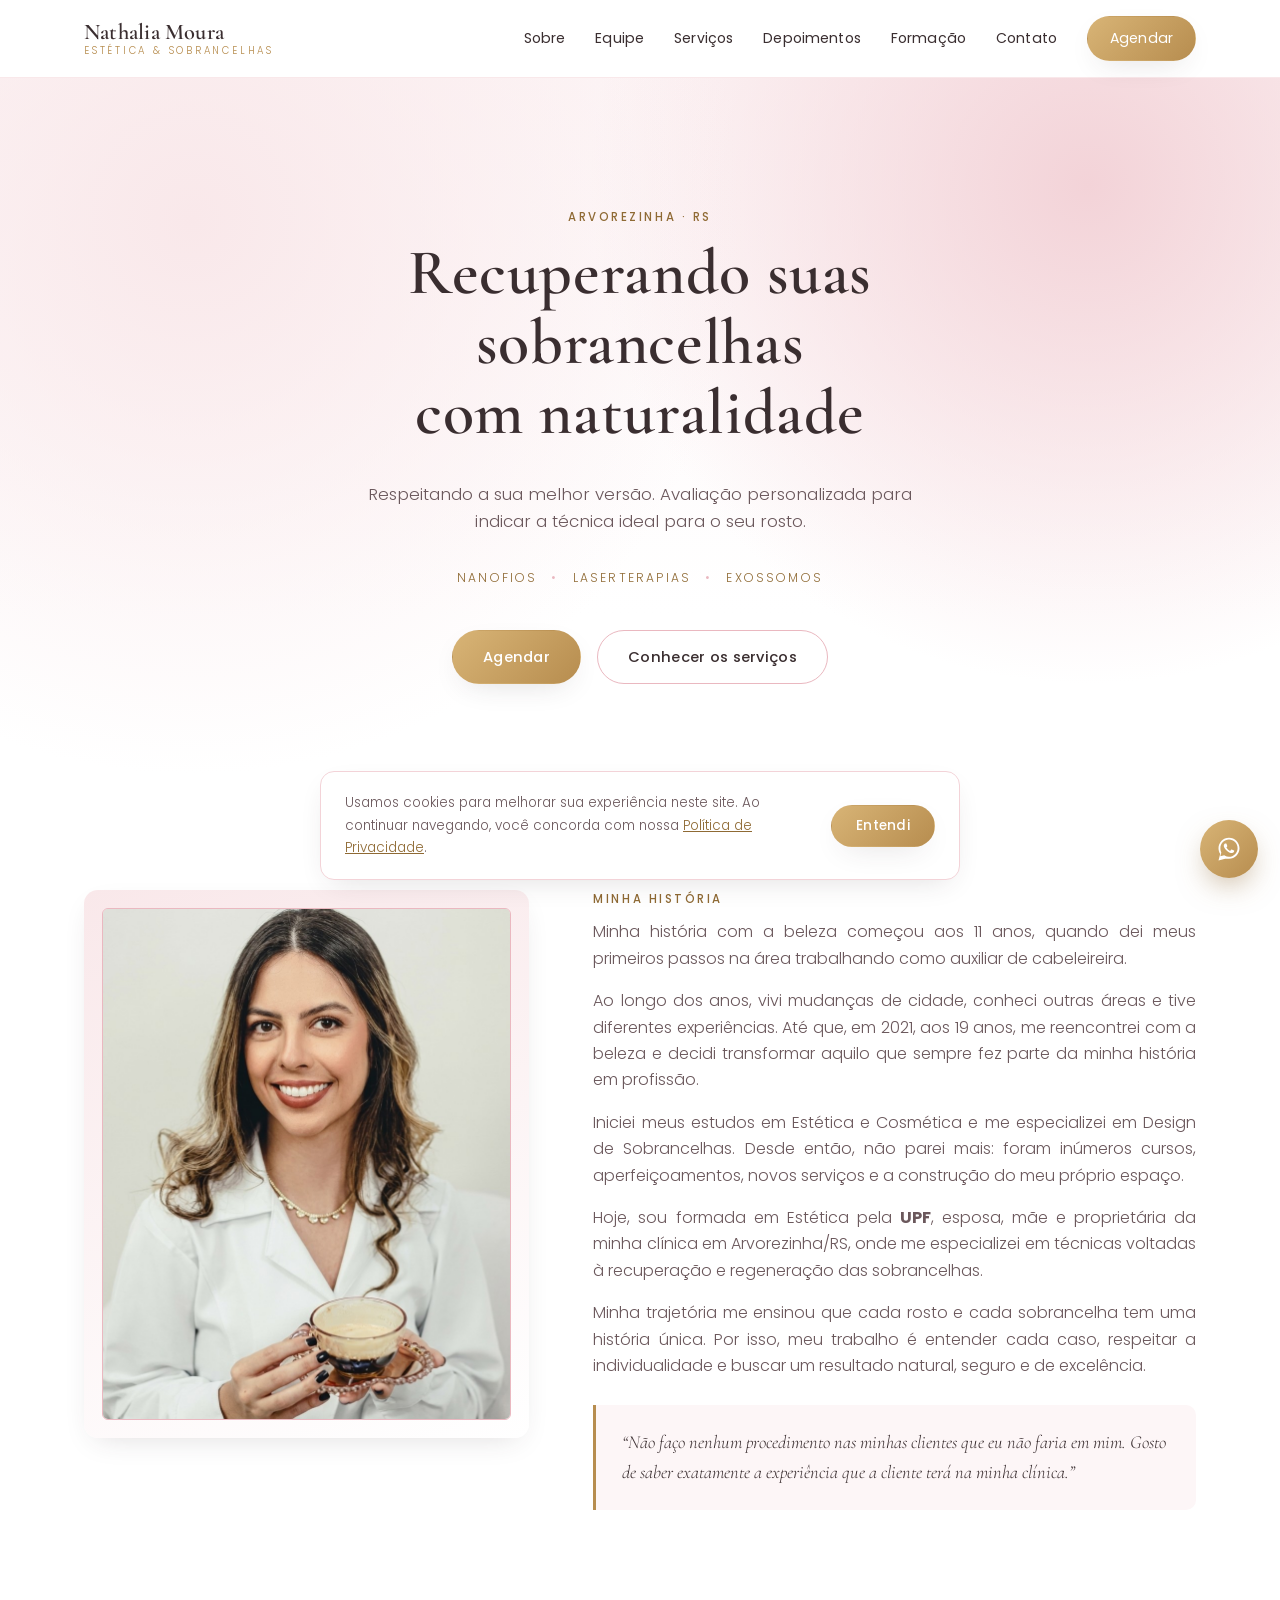
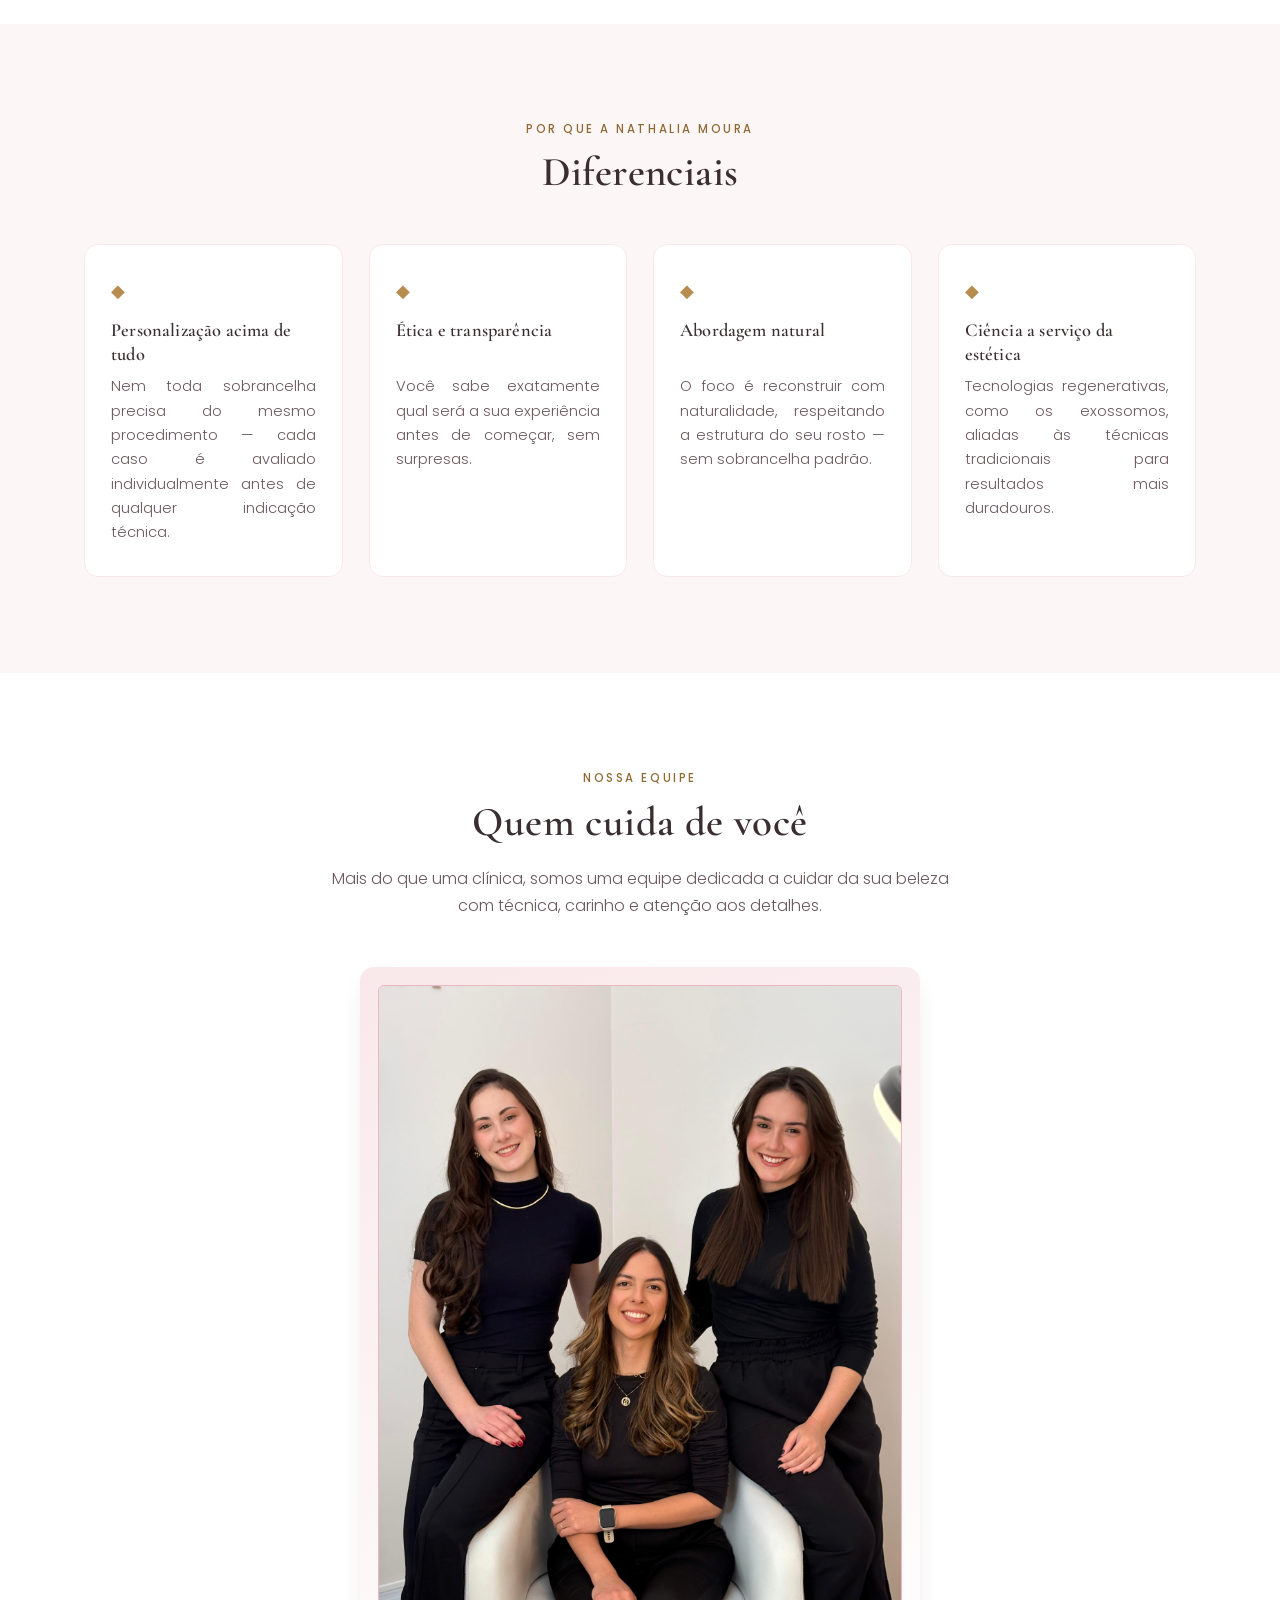
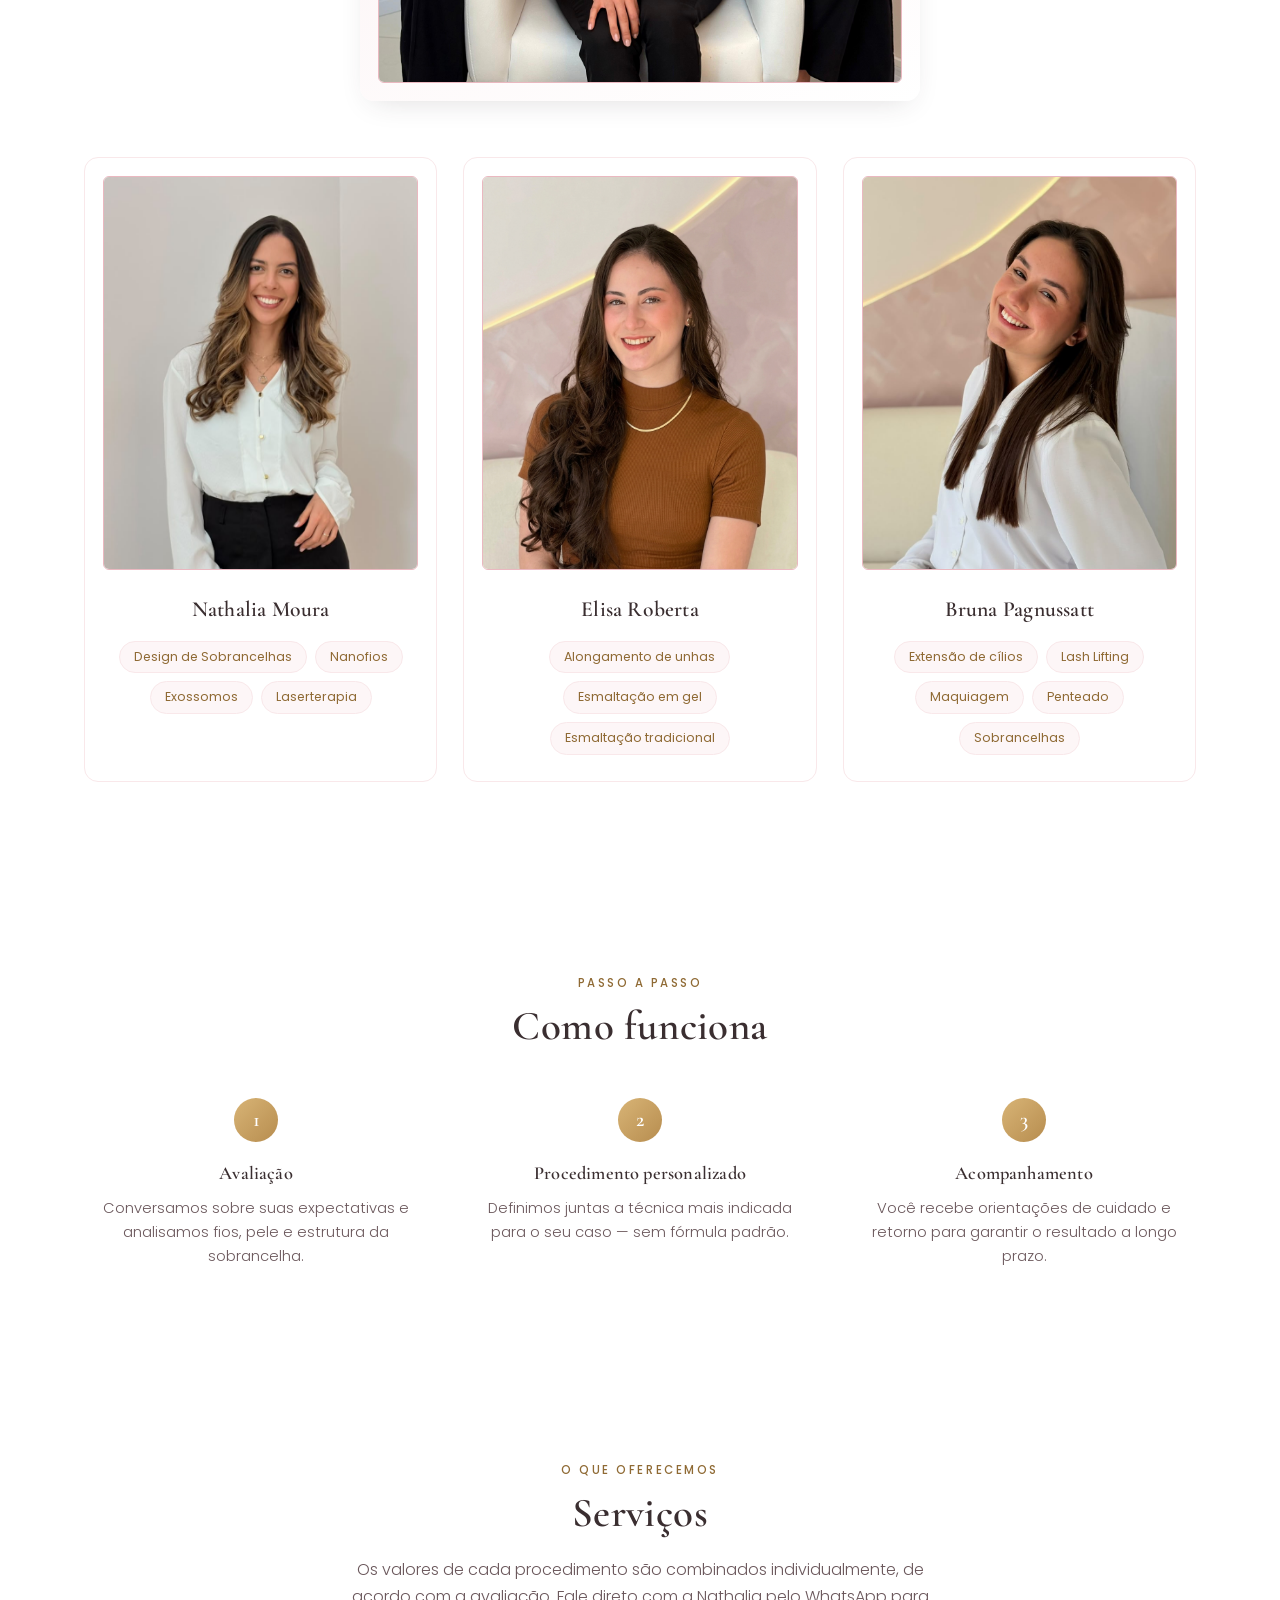
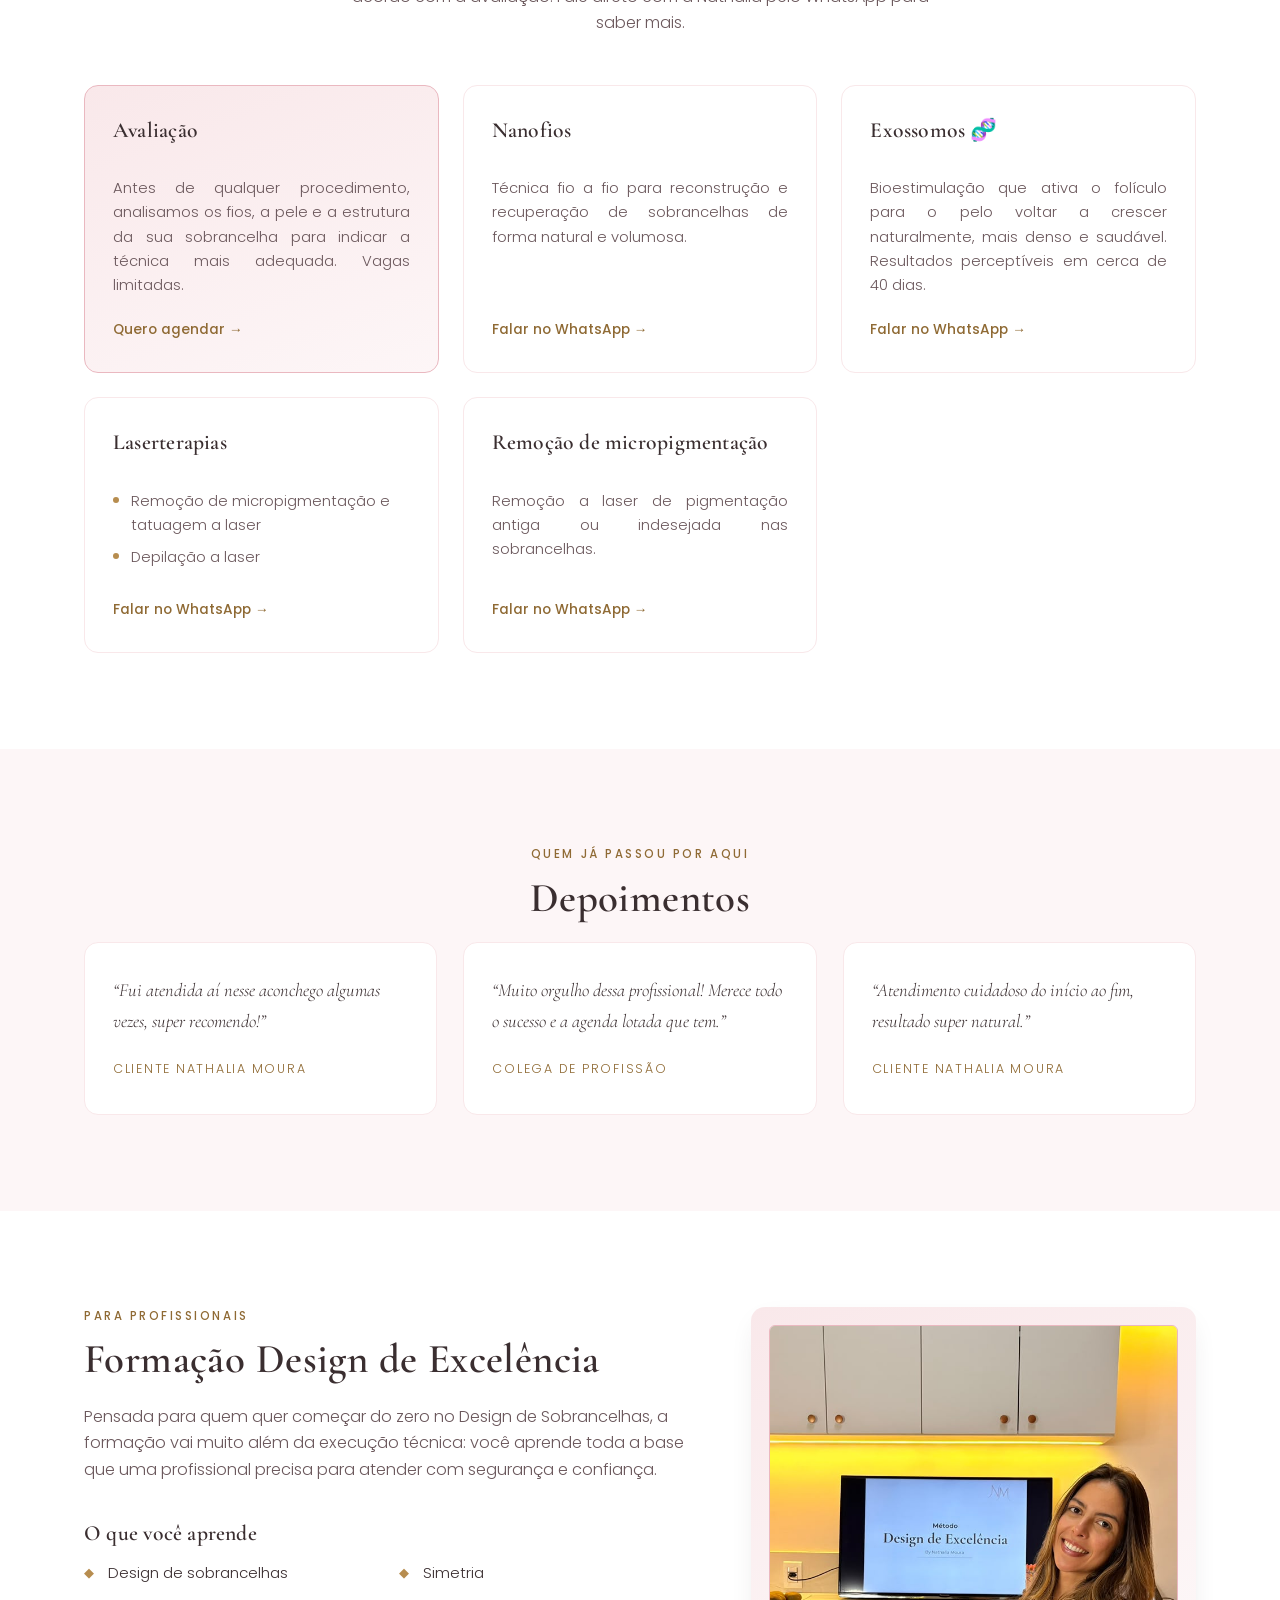
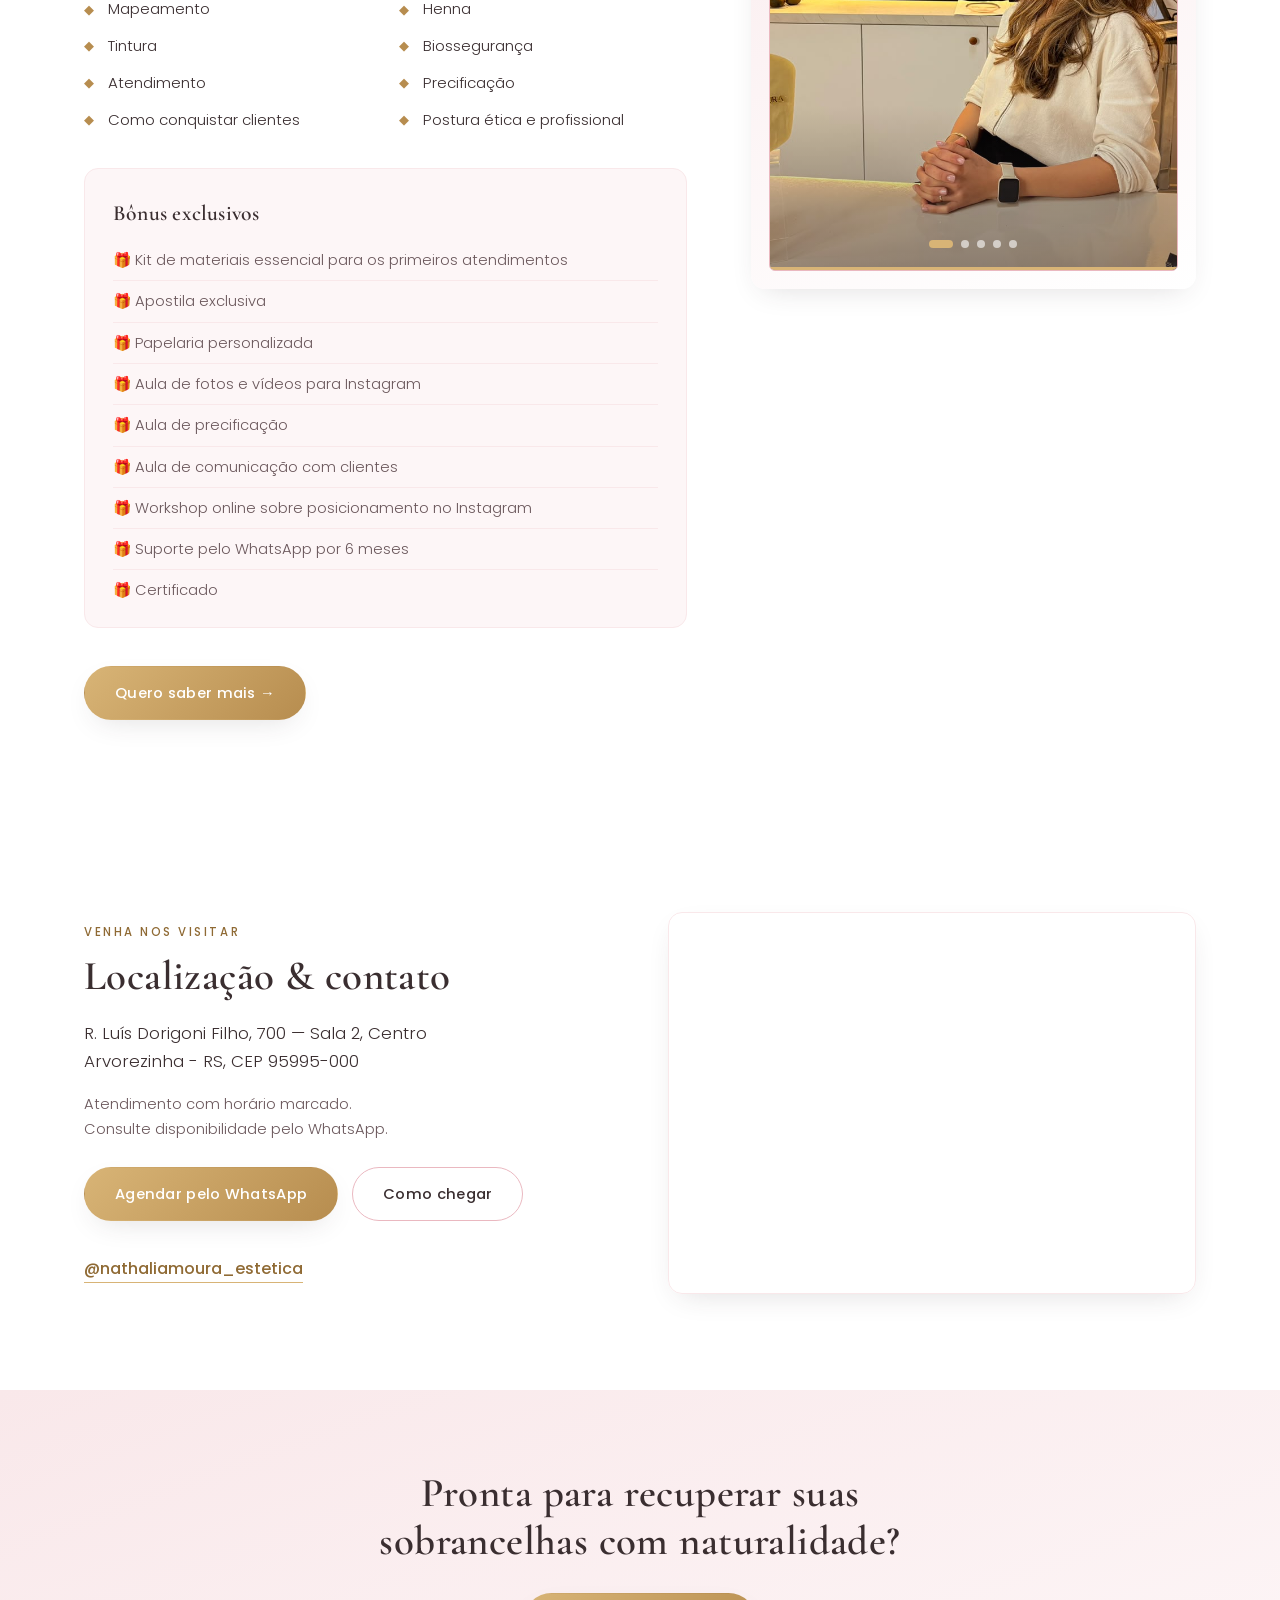
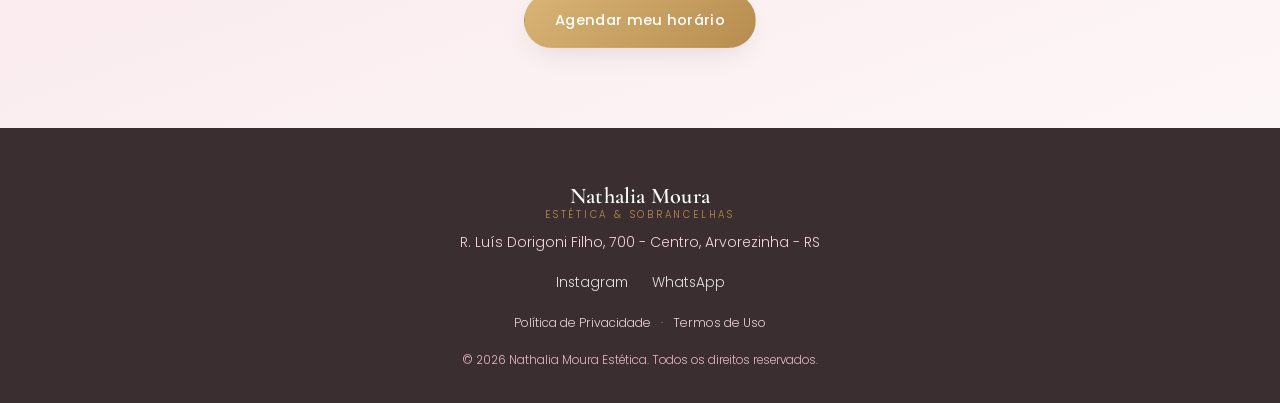
<file: index.html>
<!doctype html>
<html lang="pt-BR">
  <head>
    <meta charset="UTF-8" />
    <meta name="viewport" content="width=device-width, initial-scale=1.0" />
    <title>Nathalia Moura | Estética e Sobrancelhas — Arvorezinha/RS</title>
    <meta
      name="description"
      content="Nanofios, exossomos e laserterapia em Arvorezinha/RS. Avaliação gratuita e personalizada com Nathalia Moura. Agende pelo WhatsApp."
    />
    <meta name="theme-color" content="#f3d3d8" />
    <link rel="canonical" href="https://www.nathaliamouraestetica.com.br/" />

    <!-- FAVICON PROVISÓRIO: monograma "NM" gerado por código. -->
    <!-- Troque por um arquivo real (logo dela) quando tiver um pronto. -->
    <link
      rel="icon"
      type="image/svg+xml"
      href="data:image/svg+xml,%3Csvg xmlns='http://www.w3.org/2000/svg' viewBox='0 0 64 64'%3E%3Crect width='64' height='64' rx='16' fill='%23f3d3d8'/%3E%3Ctext x='32' y='43' font-family='Georgia,serif' font-size='28' font-weight='600' fill='%23b78d4f' text-anchor='middle'%3ENM%3C/text%3E%3C/svg%3E"
    />

    <link rel="preconnect" href="https://fonts.googleapis.com" />
    <link rel="preconnect" href="https://fonts.gstatic.com" crossorigin />
    <link
      href="https://fonts.googleapis.com/css2?family=Cormorant+Garamond:wght@400;500;600;700&family=Poppins:wght@300;400;500;600&display=swap"
      rel="stylesheet"
    />
    <link rel="stylesheet" href="css/styles.css?v=2026-11-17" />

    <!-- Dados estruturados (Schema.org) para o Google entender que é um negócio local. -->
    <!-- TODO: ajustar telefone e horário quando definidos (ver checklist.md). -->
    <script type="application/ld+json">
      {
        "@context": "https://schema.org",
        "@type": "BeautySalon",
        "name": "Nathalia Moura Estética e Sobrancelhas",
        "image": "https://www.nathaliamouraestetica.com.br/images/nathalia.jpg",
        "description": "Recuperação de sobrancelhas com nanofios, exossomos e laserterapia em Arvorezinha/RS.",
        "address": {
          "@type": "PostalAddress",
          "streetAddress": "R. Luís Dorigoni Filho, 700 - Sala 2, Centro",
          "addressLocality": "Arvorezinha",
          "addressRegion": "RS",
          "postalCode": "95995-000",
          "addressCountry": "BR"
        },
        "url": "https://www.nathaliamouraestetica.com.br/",
        "sameAs": ["https://www.instagram.com/nathaliamoura_estetica"],
        "priceRange": "$$"
      }
    </script>
  </head>
  <body>
    <!--
  ====== CONFIGURAÇÃO RÁPIDA (ler antes de publicar) ======
  1) Número de WhatsApp: definir em js/main.js -> const WHATSAPP_NUMBER
  2) Fotos reais: substituir os blocos ".ph-*" (placeholders) em css/styles.css
     ou trocar por <img> nas seções indicadas com comentário "FOTO REAL AQUI"
  3) Horário de funcionamento: ajustar no rodapé e na seção de Localização
  Veja checklist.md para a lista completa do que falta configurar.
  ============================================================
-->

    <a href="#topo-conteudo" class="skip-link">Pular para o conteúdo</a>

    <div class="wa-float" id="waFloat" aria-label="Agendar no WhatsApp">
      <svg viewBox="0 0 32 32" width="28" height="28" fill="currentColor">
        <path
          d="M16.001 3C9.373 3 4 8.373 4 15c0 2.386.688 4.62 1.977 6.564L4 29l7.637-1.947A11.93 11.93 0 0 0 16.001 27C22.627 27 28 21.627 28 15S22.627 3 16.001 3zm0 21.818a9.77 9.77 0 0 1-5.038-1.393l-.362-.215-4.531 1.155 1.204-4.415-.236-.373A9.77 9.77 0 0 1 6.182 15c0-5.421 4.398-9.818 9.819-9.818S25.818 9.579 25.818 15 21.422 24.818 16.001 24.818zm5.35-7.35c-.293-.147-1.734-.856-2.003-.954-.269-.098-.465-.147-.66.147-.196.293-.758.954-.929 1.15-.171.196-.342.22-.635.073-.293-.147-1.238-.456-2.358-1.454-.872-.778-1.461-1.739-1.632-2.032-.171-.293-.018-.451.129-.597.132-.132.293-.342.44-.514.147-.171.196-.293.293-.489.098-.196.049-.367-.024-.514-.073-.147-.66-1.59-.904-2.178-.238-.572-.48-.494-.66-.503-.171-.008-.367-.01-.562-.01s-.514.073-.783.367c-.269.293-1.026 1.003-1.026 2.445s1.051 2.837 1.198 3.033c.147.196 2.069 3.16 5.014 4.431.7.302 1.246.483 1.672.618.702.223 1.341.192 1.846.117.563-.084 1.734-.709 1.978-1.393.244-.685.244-1.271.171-1.393-.073-.122-.269-.196-.562-.342z"
        />
      </svg>
    </div>

    <header class="site-header" id="siteHeader">
      <div class="container header-inner">
        <a href="#topo" class="brand">
          <span class="brand-name">Nathalia Moura</span>
          <span class="brand-sub">Estética &amp; Sobrancelhas</span>
        </a>

        <nav class="nav" id="mainNav">
          <a href="#sobre">Sobre</a>
          <a href="#equipe">Equipe</a>
          <a href="#servicos">Serviços</a>
          <a href="#depoimentos">Depoimentos</a>
          <a href="#formacao">Formação</a>
          <a href="#localizacao">Contato</a>
          <a href="#" class="btn btn-gold btn-nav js-whatsapp">Agendar</a>
        </nav>

        <button
          class="nav-toggle"
          id="navToggle"
          aria-label="Abrir menu"
          aria-expanded="false"
        >
          <span></span><span></span><span></span>
        </button>
      </div>
    </header>

    <main id="topo">
      <!-- HERO -->
      <section class="hero" id="topo-conteudo">
        <div class="hero-bg"></div>
        <div class="container hero-inner">
          <p class="eyebrow reveal">Arvorezinha · RS</p>
          <h1 class="reveal">
            Recuperando suas sobrancelhas<br />
            com naturalidade
          </h1>
          <p class="hero-lead reveal">
            Respeitando a sua melhor versão. Avaliação personalizada para
            indicar a técnica ideal para o seu rosto.
          </p>

          <div class="hero-pillars reveal">
            <span>Nanofios</span>
            <span class="dot">•</span>
            <span>Laserterapias</span>
            <span class="dot">•</span>
            <span>Exossomos</span>
          </div>

          <div class="hero-actions reveal">
            <a href="#" class="btn btn-gold js-whatsapp">Agendar</a>
            <a href="#servicos" class="btn btn-outline">Conhecer os serviços</a>
          </div>
        </div>
      </section>

      <!-- SOBRE -->
      <section id="sobre" class="section sobre">
        <div class="container sobre-grid">
          <div class="sobre-photo reveal">
            <div class="ph-frame">
              <img
                src="images/nathalia.jpg"
                alt="Nathalia Moura, esteticista e especialista em sobrancelhas"
                class="sobre-img"
              />
            </div>
          </div>

          <div class="sobre-text reveal">
            <p class="eyebrow">Minha história</p>
            <p>
              Minha história com a beleza começou aos 11 anos, quando dei meus
              primeiros passos na área trabalhando como auxiliar de
              cabeleireira.
            </p>
            <p>
              Ao longo dos anos, vivi mudanças de cidade, conheci outras áreas e
              tive diferentes experiências. Até que, em 2021, aos 19 anos, me
              reencontrei com a beleza e decidi transformar aquilo que sempre
              fez parte da minha história em profissão.
            </p>
            <p>
              Iniciei meus estudos em Estética e Cosmética e me especializei em
              Design de Sobrancelhas. Desde então, não parei mais: foram
              inúmeros cursos, aperfeiçoamentos, novos serviços e a construção
              do meu próprio espaço.
            </p>
            <p>
              Hoje, sou formada em Estética pela <strong>UPF</strong>, esposa,
              mãe e proprietária da minha clínica em Arvorezinha/RS, onde me
              especializei em técnicas voltadas à recuperação e regeneração das
              sobrancelhas.
            </p>
            <p>
              Minha trajetória me ensinou que cada rosto e cada sobrancelha tem
              uma história única. Por isso, meu trabalho é entender cada caso,
              respeitar a individualidade e buscar um resultado natural, seguro
              e de excelência.
            </p>
            <p class="sobre-quote">
              &ldquo;Não faço nenhum procedimento nas minhas clientes que eu não
              faria em mim. Gosto de saber exatamente a experiência que a
              cliente terá na minha clínica.&rdquo;
            </p>
          </div>
        </div>
      </section>

      <!-- DIFERENCIAIS -->
      <section id="diferenciais" class="section diferenciais">
        <div class="container">
          <p class="eyebrow center">Por que a Nathalia Moura</p>
          <h2 class="center">Diferenciais</h2>

          <div class="cards-grid reveal">
            <div class="card">
              <div class="card-icon">◆</div>
              <h3>Personalização acima de tudo</h3>
              <p>
                Nem toda sobrancelha precisa do mesmo procedimento — cada caso é
                avaliado individualmente antes de qualquer indicação técnica.
              </p>
            </div>
            <div class="card">
              <div class="card-icon">◆</div>
              <h3>Ética e transparência</h3>
              <p>
                Você sabe exatamente qual será a sua experiência antes de
                começar, sem surpresas.
              </p>
            </div>
            <div class="card">
              <div class="card-icon">◆</div>
              <h3>Abordagem natural</h3>
              <p>
                O foco é reconstruir com naturalidade, respeitando a estrutura
                do seu rosto — sem sobrancelha padrão.
              </p>
            </div>
            <div class="card">
              <div class="card-icon">◆</div>
              <h3>Ciência a serviço da estética</h3>
              <p>
                Tecnologias regenerativas, como os exossomos, aliadas às
                técnicas tradicionais para resultados mais duradouros.
              </p>
            </div>
          </div>
        </div>
      </section>

      <!-- EQUIPE -->
      <section id="equipe" class="section equipe">
        <div class="container">
          <p class="eyebrow center">Nossa equipe</p>
          <h2 class="center">Quem cuida de você</h2>
          <p class="section-lead center">
            Mais do que uma clínica, somos uma equipe dedicada a cuidar da sua
            beleza com técnica, carinho e atenção aos detalhes.
          </p>

          <div class="equipe-photo reveal">
            <div class="ph-frame">
              <img
                src="images/equipe/nossa_equipe.jpeg"
                alt="Equipe da clínica: Elisa Roberta, Nathalia Moura e Bruna Pagnussatt"
                class="equipe-group-img"
                loading="lazy"
              />
            </div>
          </div>

          <div class="team-grid reveal">
            <article class="team-card">
              <img
                src="images/equipe/Nathalia_Moura.jpeg"
                alt="Nathalia Moura"
                class="team-img"
                style="--focus: 15%"
                loading="lazy"
              />
              <div class="team-body">
                <h3>Nathalia Moura</h3>
                <ul class="team-tags">
                  <li>Design de Sobrancelhas</li>
                  <li>Nanofios</li>
                  <li>Exossomos</li>
                  <li>Laserterapia</li>
                </ul>
              </div>
            </article>

            <article class="team-card">
              <img
                src="images/equipe/Elisa_Roberta.jfif"
                alt="Elisa Roberta"
                class="team-img"
                loading="lazy"
              />
              <div class="team-body">
                <h3>Elisa Roberta</h3>
                <ul class="team-tags">
                  <li>Alongamento de unhas</li>
                  <li>Esmaltação em gel</li>
                  <li>Esmaltação tradicional</li>
                </ul>
              </div>
            </article>

            <article class="team-card">
              <img
                src="images/equipe/Bruna_Pagnussatt.jpeg"
                alt="Bruna Pagnussatt"
                class="team-img"
                style="--focus: 25%"
                loading="lazy"
              />
              <div class="team-body">
                <h3>Bruna Pagnussatt</h3>
                <ul class="team-tags">
                  <li>Extensão de cílios</li>
                  <li>Lash Lifting</li>
                  <li>Maquiagem</li>
                  <li>Penteado</li>
                  <li>Sobrancelhas</li>
                </ul>
              </div>
            </article>
          </div>
        </div>
      </section>

      <!-- COMO FUNCIONA -->
      <section id="como-funciona" class="section como-funciona">
        <div class="container">
          <p class="eyebrow center">Passo a passo</p>
          <h2 class="center">Como funciona</h2>

          <div class="steps-grid reveal">
            <div class="step">
              <span class="step-number">1</span>
              <h3>Avaliação</h3>
              <p>
                Conversamos sobre suas expectativas e analisamos fios, pele e
                estrutura da sobrancelha.
              </p>
            </div>
            <div class="step">
              <span class="step-number">2</span>
              <h3>Procedimento personalizado</h3>
              <p>
                Definimos juntas a técnica mais indicada para o seu caso — sem
                fórmula padrão.
              </p>
            </div>
            <div class="step">
              <span class="step-number">3</span>
              <h3>Acompanhamento</h3>
              <p>
                Você recebe orientações de cuidado e retorno para garantir o
                resultado a longo prazo.
              </p>
            </div>
          </div>
        </div>
      </section>

      <!-- SERVIÇOS -->
      <section id="servicos" class="section servicos">
        <div class="container">
          <p class="eyebrow center">O que oferecemos</p>
          <h2 class="center">Serviços</h2>
          <p class="section-lead center">
            Os valores de cada procedimento são combinados individualmente, de
            acordo com a avaliação. Fale direto com a Nathalia pelo WhatsApp
            para saber mais.
          </p>

          <div class="services-grid reveal">
            <article class="service-card featured">
              <h3>Avaliação</h3>
              <p>
                Antes de qualquer procedimento, analisamos os fios, a pele e a
                estrutura da sua sobrancelha para indicar a técnica mais
                adequada. Vagas limitadas.
              </p>
              <a href="#" class="service-link js-whatsapp">Quero agendar →</a>
            </article>

            <article class="service-card">
              <h3>Nanofios</h3>
              <p>
                Técnica fio a fio para reconstrução e recuperação de
                sobrancelhas de forma natural e volumosa.
              </p>
              <a href="#" class="service-link js-whatsapp"
                >Falar no WhatsApp →</a
              >
            </article>

            <article class="service-card">
              <h3>Exossomos 🧬</h3>
              <p>
                Bioestimulação que ativa o folículo para o pelo voltar a crescer
                naturalmente, mais denso e saudável. Resultados perceptíveis em
                cerca de 40 dias.
              </p>
              <a href="#" class="service-link js-whatsapp"
                >Falar no WhatsApp →</a
              >
            </article>

            <article class="service-card">
              <h3>Laserterapias</h3>
              <ul class="service-list">
                <li>Remoção de micropigmentação e tatuagem a laser</li>
                <li>Depilação a laser</li>
              </ul>
              <a href="#" class="service-link js-whatsapp"
                >Falar no WhatsApp →</a
              >
            </article>

            <article class="service-card">
              <h3>Remoção de micropigmentação</h3>
              <p>
                Remoção a laser de pigmentação antiga ou indesejada nas
                sobrancelhas.
              </p>
              <a href="#" class="service-link js-whatsapp"
                >Falar no WhatsApp →</a
              >
            </article>
          </div>
        </div>
      </section>

      <!-- DEPOIMENTOS -->
      <section id="depoimentos" class="section depoimentos">
        <div class="container">
          <p class="eyebrow center">Quem já passou por aqui</p>
          <h2 class="center">Depoimentos</h2>

          <div class="testimonials-grid reveal">
            <blockquote class="testimonial">
              <p>
                &ldquo;Fui atendida aí nesse aconchego algumas vezes, super
                recomendo!&rdquo;
              </p>
              <cite>Cliente Nathalia Moura</cite>
            </blockquote>
            <blockquote class="testimonial">
              <p>
                &ldquo;Muito orgulho dessa profissional! Merece todo o sucesso e
                a agenda lotada que tem.&rdquo;
              </p>
              <cite>Colega de profissão</cite>
            </blockquote>
            <blockquote class="testimonial">
              <p>
                &ldquo;Atendimento cuidadoso do início ao fim, resultado super
                natural.&rdquo;
              </p>
              <cite>Cliente Nathalia Moura</cite>
            </blockquote>
          </div>
        </div>
      </section>

      <!-- FORMAÇÃO (CURSO PARA PROFISSIONAIS) -->
      <section id="formacao" class="section formacao">
        <div class="container formacao-grid">
          <div class="formacao-photo reveal">
            <div class="ph-frame">
              <!-- Carrossel: para adicionar fotos, inclua um novo <img class="formacao-slide"> em images/formacao/ -->
              <div
                class="ph-block formacao-ph formacao-carousel"
                id="formacaoCarousel"
                role="region"
                aria-roledescription="carrossel"
                aria-label="Fotos da Formação Design de Excelência"
              >
                <div class="formacao-slides">
                  <img src="images/formacao/Imagem5.jpeg" alt="Nathalia Moura no espaço da Formação Design de Excelência" class="formacao-slide is-active" />
                  <img src="images/formacao/Imagem1.jpeg" alt="Sala da formação preparada com kits para as alunas" class="formacao-slide" loading="lazy" />
                  <img src="images/formacao/Imagem2.jpeg" alt="Nathalia ministrando a aula teórica da formação" class="formacao-slide" loading="lazy" />
                  <img src="images/formacao/Imagem3.jpeg" alt="Nathalia apresentando os materiais do kit da aluna" class="formacao-slide" loading="lazy" />
                  <img src="images/formacao/Imagem4.jpeg" alt="Kits de boas-vindas entregues às alunas da formação" class="formacao-slide" loading="lazy" />
                </div>

                <button type="button" class="formacao-nav formacao-prev" aria-label="Foto anterior">
                  <svg viewBox="0 0 24 24" aria-hidden="true"><path d="M15 6l-6 6 6 6" /></svg>
                </button>
                <button type="button" class="formacao-nav formacao-next" aria-label="Próxima foto">
                  <svg viewBox="0 0 24 24" aria-hidden="true"><path d="M9 6l6 6-6 6" /></svg>
                </button>

                <div class="formacao-dots" role="group" aria-label="Escolher foto"></div>
                <div class="formacao-progress" aria-hidden="true"><span></span></div>
              </div>
            </div>
          </div>

          <div class="formacao-text reveal">
            <p class="eyebrow">Para profissionais</p>
            <h2>Formação Design de Excelência</h2>
            <p class="formacao-lead">
              Pensada para quem quer começar do zero no Design de Sobrancelhas,
              a formação vai muito além da execução técnica: você aprende toda a
              base que uma profissional precisa para atender com segurança e
              confiança.
            </p>

            <h3>O que você aprende</h3>
            <ul class="formacao-topics">
              <li>Design de sobrancelhas</li>
              <li>Simetria</li>
              <li>Mapeamento</li>
              <li>Henna</li>
              <li>Tintura</li>
              <li>Biossegurança</li>
              <li>Atendimento</li>
              <li>Precificação</li>
              <li>Como conquistar clientes</li>
              <li>Postura ética e profissional</li>
            </ul>

            <div class="formacao-bonus">
              <h3>Bônus exclusivos</h3>
              <ul>
                <li>
                  🎁 Kit de materiais essencial para os primeiros atendimentos
                </li>
                <li>🎁 Apostila exclusiva</li>
                <li>🎁 Papelaria personalizada</li>
                <li>🎁 Aula de fotos e vídeos para Instagram</li>
                <li>🎁 Aula de precificação</li>
                <li>🎁 Aula de comunicação com clientes</li>
                <li>🎁 Workshop online sobre posicionamento no Instagram</li>
                <li>🎁 Suporte pelo WhatsApp por 6 meses</li>
                <li>🎁 Certificado</li>
              </ul>
            </div>

            <a href="#" class="btn btn-gold js-whatsapp">Quero saber mais →</a>
          </div>
        </div>
      </section>

      <!-- LOCALIZAÇÃO -->
      <section id="localizacao" class="section localizacao">
        <div class="container loc-grid">
          <div class="loc-text reveal">
            <p class="eyebrow">Venha nos visitar</p>
            <h2>Localização &amp; contato</h2>
            <p class="loc-address">
              R. Luís Dorigoni Filho, 700 — Sala 2, Centro<br />
              Arvorezinha - RS, CEP 95995-000
            </p>
            <p class="loc-hours">
              Atendimento com horário marcado.<br />Consulte disponibilidade
              pelo WhatsApp.
            </p>

            <div class="loc-actions">
              <a href="#" class="btn btn-gold js-whatsapp"
                >Agendar pelo WhatsApp</a
              >
              <a
                href="https://www.google.com/maps/search/?api=1&query=R.+Lu%C3%ADs+Dorigoni+Filho%2C+700+-+Centro%2C+Arvorezinha+-+RS%2C+95995-000"
                target="_blank"
                rel="noopener"
                class="btn btn-outline"
                >Como chegar</a
              >
            </div>

            <a
              href="https://www.instagram.com/nathaliamoura_estetica"
              target="_blank"
              rel="noopener"
              class="loc-instagram"
            >
              @nathaliamoura_estetica
            </a>
          </div>

          <div class="loc-map reveal">
            <iframe
              title="Mapa - Nathalia Moura Estética"
              src="https://www.google.com/maps?q=R.+Lu%C3%ADs+Dorigoni+Filho%2C+700+-+Centro%2C+Arvorezinha+-+RS%2C+95995-000&output=embed"
              loading="lazy"
              referrerpolicy="no-referrer-when-downgrade"
            >
            </iframe>
          </div>
        </div>
      </section>

      <!-- CTA FINAL -->
      <section class="final-cta">
        <div class="container">
          <h2>Pronta para recuperar suas sobrancelhas com naturalidade?</h2>
          <a href="#" class="btn btn-gold js-whatsapp">Agendar meu horário</a>
        </div>
      </section>
    </main>

    <footer class="site-footer">
      <div class="container footer-inner">
        <div class="brand footer-brand">
          <span class="brand-name">Nathalia Moura</span>
          <span class="brand-sub">Estética &amp; Sobrancelhas</span>
        </div>
        <p class="footer-address">
          R. Luís Dorigoni Filho, 700 - Centro, Arvorezinha - RS
        </p>
        <div class="footer-links">
          <a
            href="https://www.instagram.com/nathaliamoura_estetica"
            target="_blank"
            rel="noopener"
            >Instagram</a
          >
          <a href="#" class="js-whatsapp">WhatsApp</a>
        </div>
        <div class="footer-legal">
          <a href="privacidade.html">Política de Privacidade</a>
          <span aria-hidden="true">·</span>
          <a href="termos.html">Termos de Uso</a>
        </div>
        <p class="footer-copy">
          © <span id="year"></span> Nathalia Moura Estética. Todos os direitos
          reservados.
        </p>
      </div>
    </footer>

    <div
      class="cookie-banner"
      id="cookieBanner"
      role="dialog"
      aria-live="polite"
      aria-label="Aviso de cookies"
    >
      <p>
        Usamos cookies para melhorar sua experiência neste site. Ao continuar
        navegando, você concorda com nossa
        <a href="privacidade.html">Política de Privacidade</a>.
      </p>
      <button type="button" class="btn btn-gold btn-cookie" id="cookieAccept">
        Entendi
      </button>
    </div>

    <script src="js/main.js?v=2026-11-17"></script>
  </body>
</html>
</file>
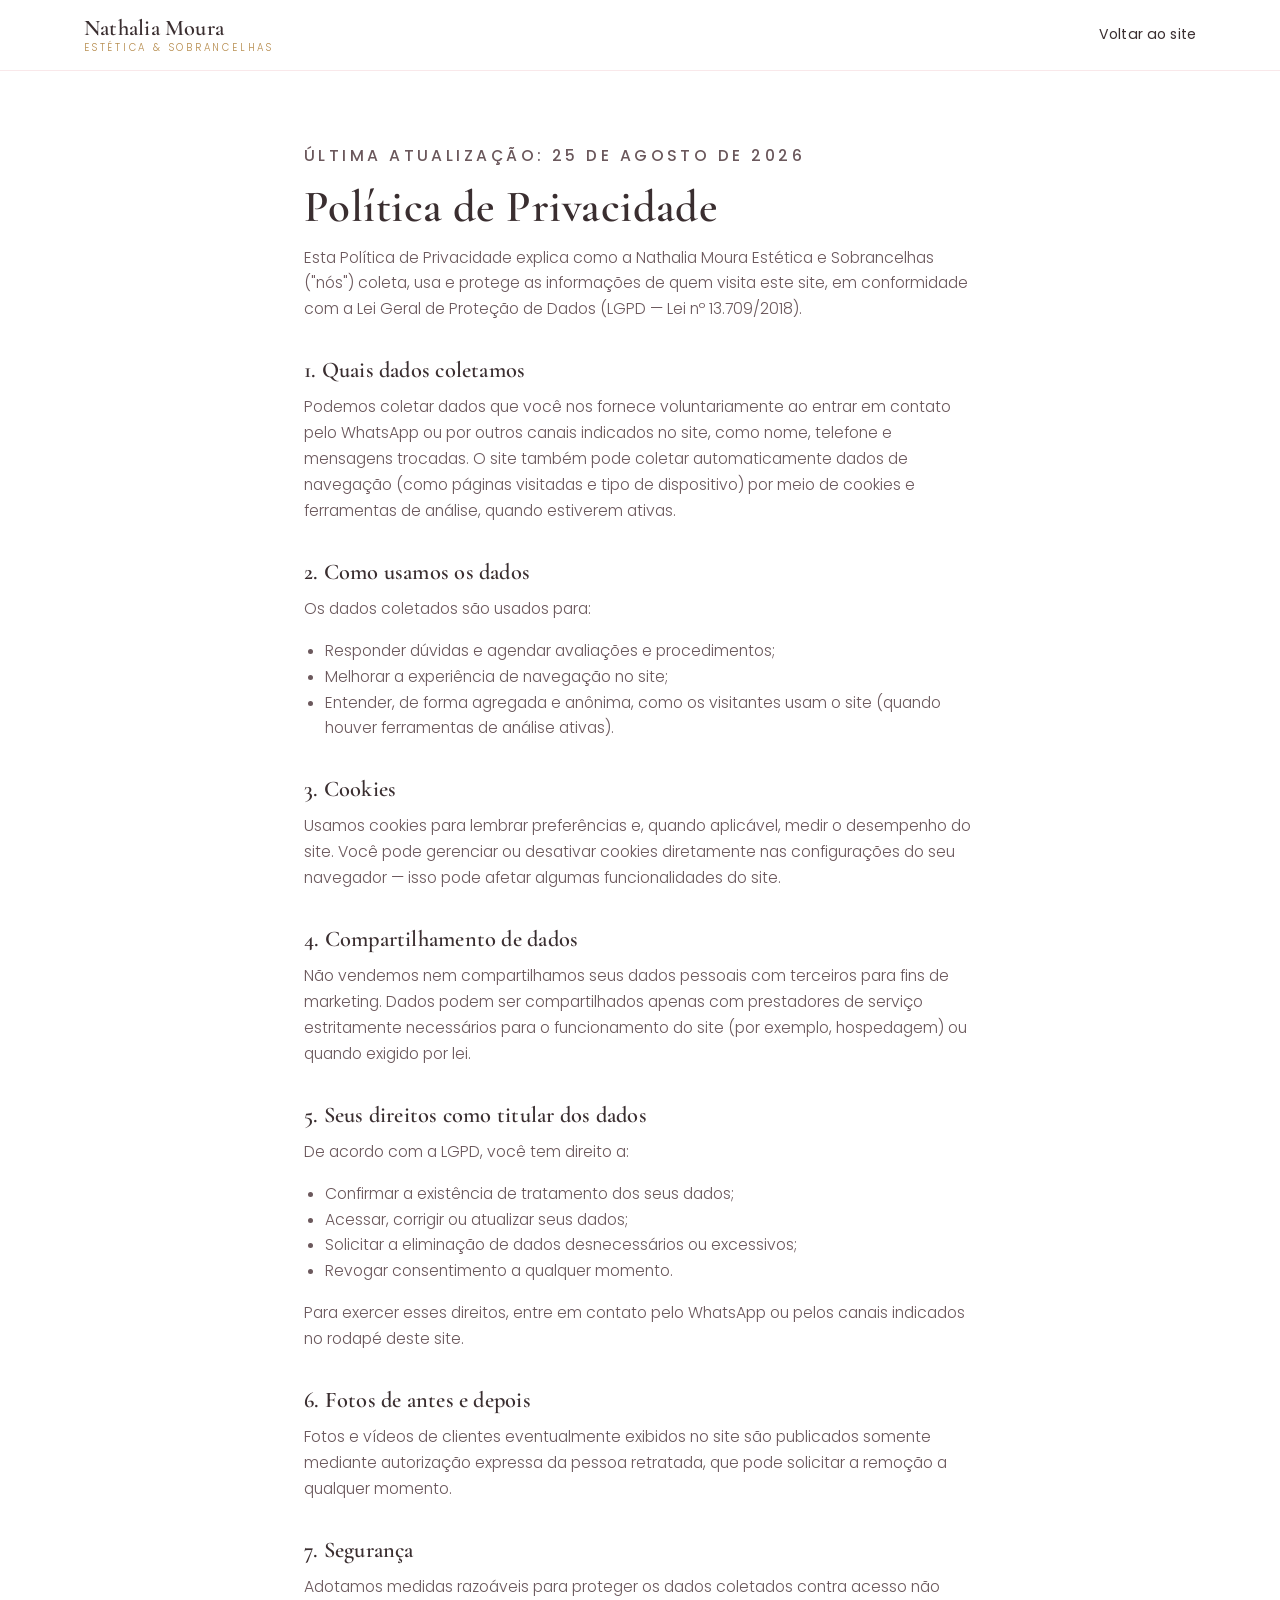
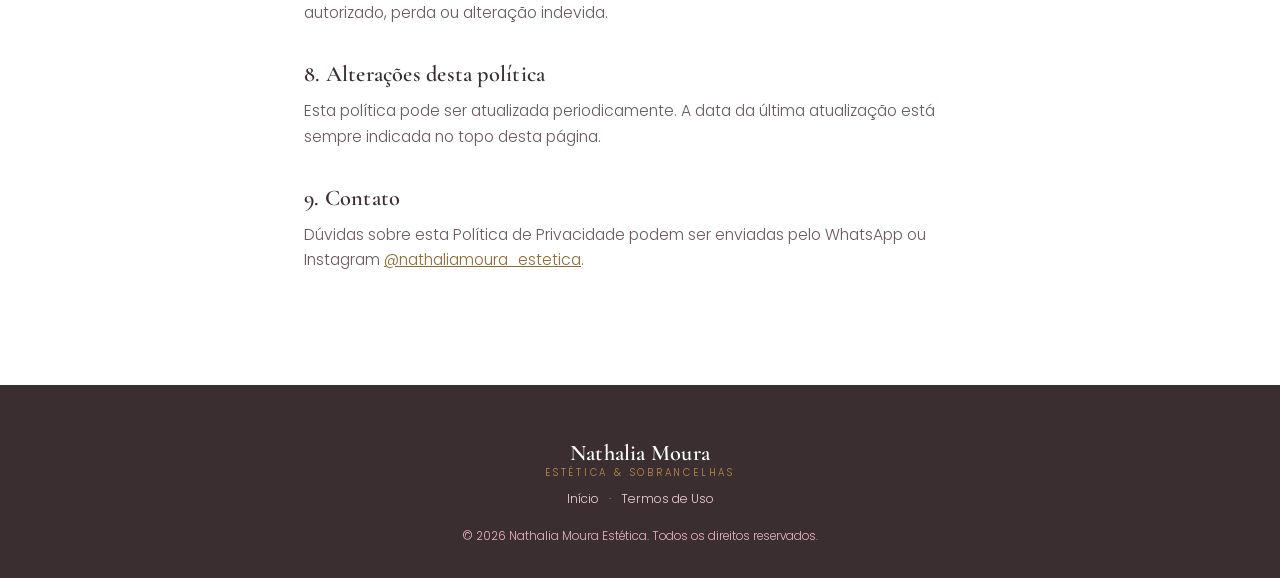
<file: privacidade.html>
<!doctype html>
<html lang="pt-BR">
  <head>
    <meta charset="UTF-8" />
    <meta name="viewport" content="width=device-width, initial-scale=1.0" />
    <title>Política de Privacidade | Nathalia Moura Estética</title>
    <meta name="robots" content="noindex, follow" />
    <meta name="theme-color" content="#f3d3d8" />
    <link
      rel="icon"
      type="image/svg+xml"
      href="data:image/svg+xml,%3Csvg xmlns='http://www.w3.org/2000/svg' viewBox='0 0 64 64'%3E%3Crect width='64' height='64' rx='16' fill='%23f3d3d8'/%3E%3Ctext x='32' y='43' font-family='Georgia,serif' font-size='28' font-weight='600' fill='%23b78d4f' text-anchor='middle'%3ENM%3C/text%3E%3C/svg%3E"
    />
    <link rel="preconnect" href="https://fonts.googleapis.com" />
    <link rel="preconnect" href="https://fonts.gstatic.com" crossorigin />
    <link
      href="https://fonts.googleapis.com/css2?family=Cormorant+Garamond:wght@400;500;600;700&family=Poppins:wght@300;400;500;600&display=swap"
      rel="stylesheet"
    />
    <link rel="stylesheet" href="css/styles.css?v=2026-11-17" />
  </head>
  <body>
    <!--
      RASCUNHO de Política de Privacidade (LGPD).
      Recomendamos revisão por um advogado antes de publicar oficialmente,
      principalmente se o site passar a ter formulários, login de clientes
      ou pagamentos online. Ver checklist.md, seção 10 (Legal).
    -->

    <header class="site-header">
      <div class="container header-inner">
        <a href="index.html" class="brand">
          <span class="brand-name">Nathalia Moura</span>
          <span class="brand-sub">Estética &amp; Sobrancelhas</span>
        </a>
        <nav class="nav nav-static">
          <a href="index.html">Voltar ao site</a>
        </nav>
      </div>
    </header>

    <main class="section legal-page">
      <div class="container legal-content">
        <p class="eyebrow">Última atualização: 25 de agosto de 2026</p>
        <h1>Política de Privacidade</h1>

        <p>
          Esta Política de Privacidade explica como a Nathalia Moura Estética
          e Sobrancelhas ("nós") coleta, usa e protege as informações de
          quem visita este site, em conformidade com a Lei Geral de
          Proteção de Dados (LGPD — Lei nº 13.709/2018).
        </p>

        <h2>1. Quais dados coletamos</h2>
        <p>
          Podemos coletar dados que você nos fornece voluntariamente ao
          entrar em contato pelo WhatsApp ou por outros canais indicados no
          site, como nome, telefone e mensagens trocadas. O site também pode
          coletar automaticamente dados de navegação (como páginas
          visitadas e tipo de dispositivo) por meio de cookies e
          ferramentas de análise, quando estiverem ativas.
        </p>

        <h2>2. Como usamos os dados</h2>
        <p>Os dados coletados são usados para:</p>
        <ul>
          <li>Responder dúvidas e agendar avaliações e procedimentos;</li>
          <li>Melhorar a experiência de navegação no site;</li>
          <li>
            Entender, de forma agregada e anônima, como os visitantes usam
            o site (quando houver ferramentas de análise ativas).
          </li>
        </ul>

        <h2>3. Cookies</h2>
        <p>
          Usamos cookies para lembrar preferências e, quando aplicável,
          medir o desempenho do site. Você pode gerenciar ou desativar
          cookies diretamente nas configurações do seu navegador — isso
          pode afetar algumas funcionalidades do site.
        </p>

        <h2>4. Compartilhamento de dados</h2>
        <p>
          Não vendemos nem compartilhamos seus dados pessoais com
          terceiros para fins de marketing. Dados podem ser compartilhados
          apenas com prestadores de serviço estritamente necessários para o
          funcionamento do site (por exemplo, hospedagem) ou quando exigido
          por lei.
        </p>

        <h2>5. Seus direitos como titular dos dados</h2>
        <p>De acordo com a LGPD, você tem direito a:</p>
        <ul>
          <li>Confirmar a existência de tratamento dos seus dados;</li>
          <li>Acessar, corrigir ou atualizar seus dados;</li>
          <li>Solicitar a eliminação de dados desnecessários ou excessivos;</li>
          <li>Revogar consentimento a qualquer momento.</li>
        </ul>
        <p>
          Para exercer esses direitos, entre em contato pelo WhatsApp ou
          pelos canais indicados no rodapé deste site.
        </p>

        <h2>6. Fotos de antes e depois</h2>
        <p>
          Fotos e vídeos de clientes eventualmente exibidos no site são
          publicados somente mediante autorização expressa da pessoa
          retratada, que pode solicitar a remoção a qualquer momento.
        </p>

        <h2>7. Segurança</h2>
        <p>
          Adotamos medidas razoáveis para proteger os dados coletados
          contra acesso não autorizado, perda ou alteração indevida.
        </p>

        <h2>8. Alterações desta política</h2>
        <p>
          Esta política pode ser atualizada periodicamente. A data da
          última atualização está sempre indicada no topo desta página.
        </p>

        <h2>9. Contato</h2>
        <p>
          Dúvidas sobre esta Política de Privacidade podem ser enviadas
          pelo WhatsApp ou Instagram
          <a
            href="https://www.instagram.com/nathaliamoura_estetica"
            target="_blank"
            rel="noopener"
            >@nathaliamoura_estetica</a
          >.
        </p>
      </div>
    </main>

    <footer class="site-footer">
      <div class="container footer-inner">
        <div class="brand footer-brand">
          <span class="brand-name">Nathalia Moura</span>
          <span class="brand-sub">Estética &amp; Sobrancelhas</span>
        </div>
        <div class="footer-legal">
          <a href="index.html">Início</a>
          <span aria-hidden="true">·</span>
          <a href="termos.html">Termos de Uso</a>
        </div>
        <p class="footer-copy">
          © <span id="year"></span> Nathalia Moura Estética. Todos os
          direitos reservados.
        </p>
      </div>
    </footer>

    <script>
      document.getElementById("year").textContent = new Date().getFullYear();
    </script>
  </body>
</html>
</file>
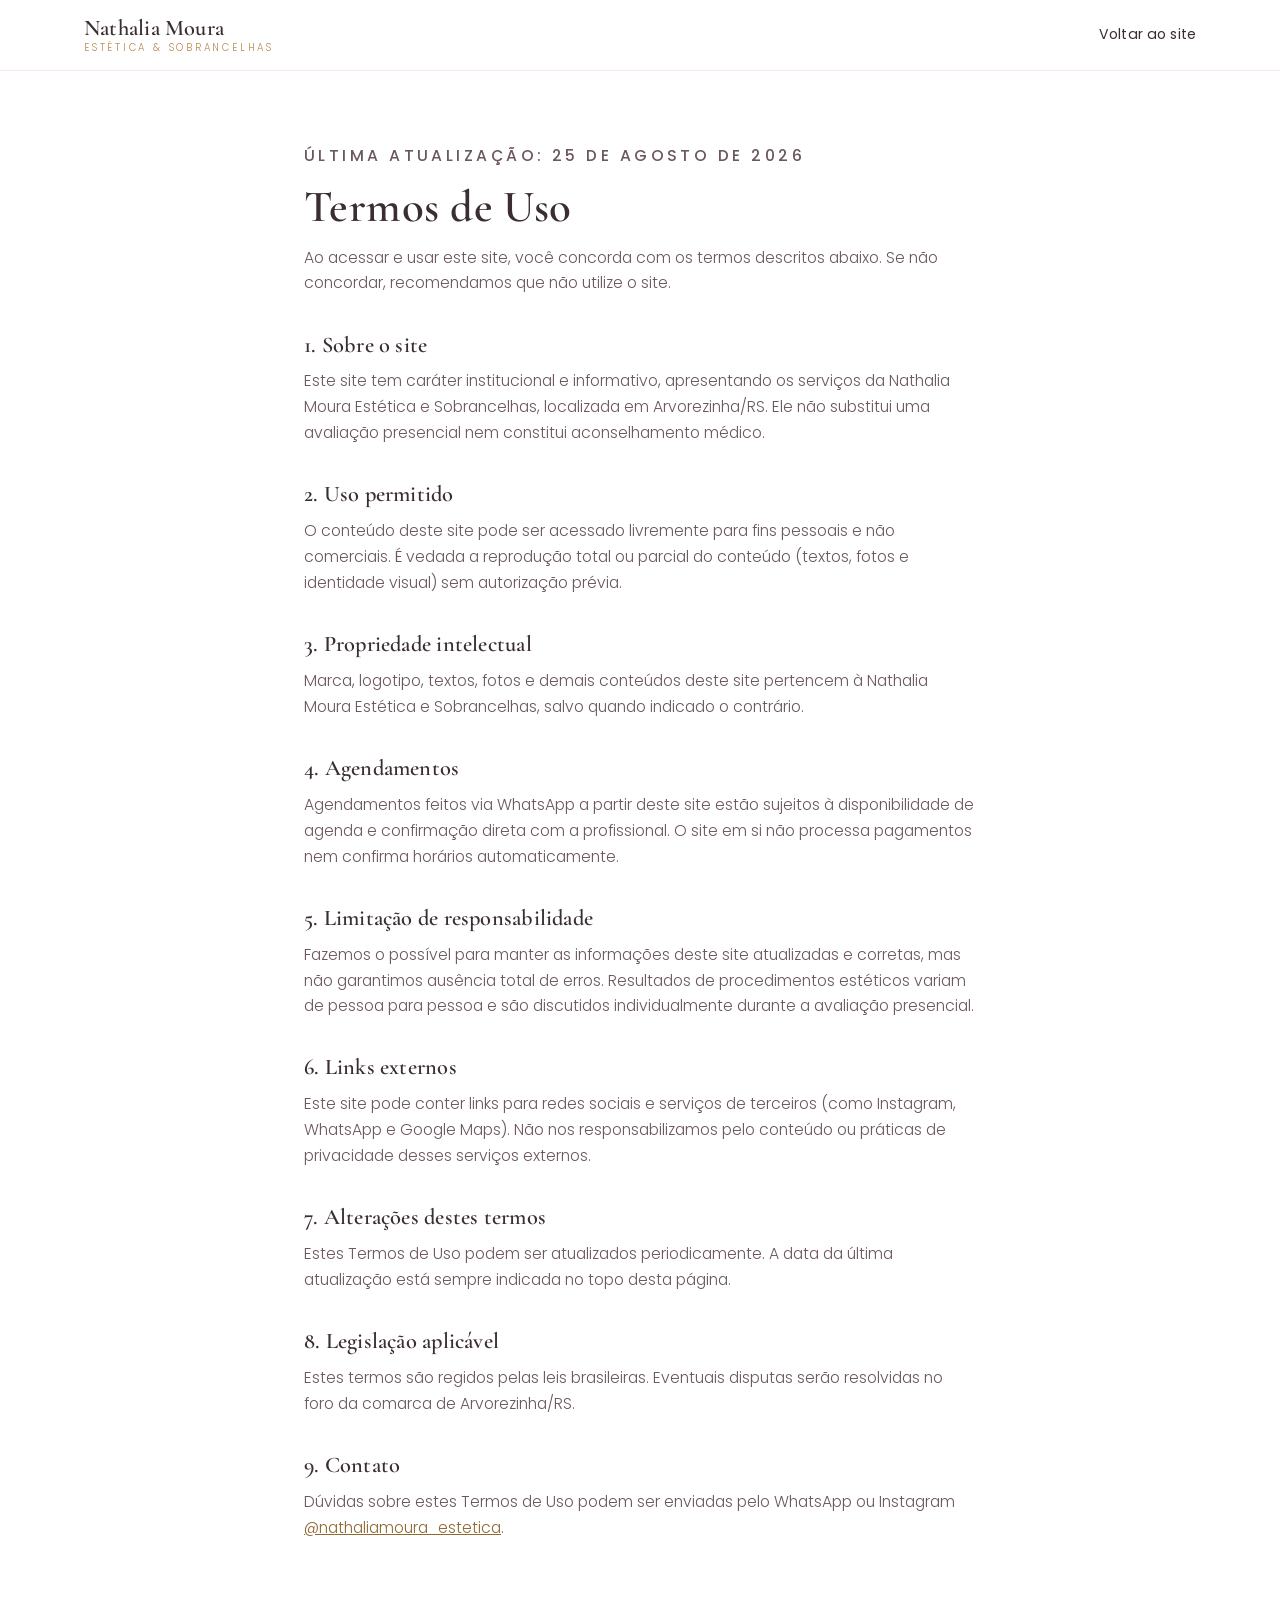
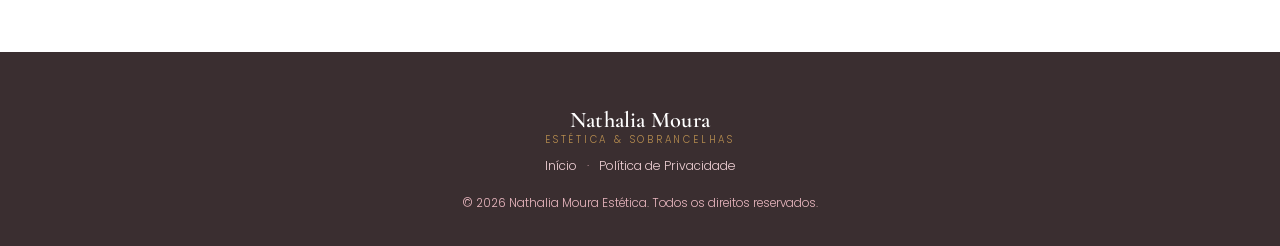
<file: termos.html>
<!doctype html>
<html lang="pt-BR">
  <head>
    <meta charset="UTF-8" />
    <meta name="viewport" content="width=device-width, initial-scale=1.0" />
    <title>Termos de Uso | Nathalia Moura Estética</title>
    <meta name="robots" content="noindex, follow" />
    <meta name="theme-color" content="#f3d3d8" />
    <link
      rel="icon"
      type="image/svg+xml"
      href="data:image/svg+xml,%3Csvg xmlns='http://www.w3.org/2000/svg' viewBox='0 0 64 64'%3E%3Crect width='64' height='64' rx='16' fill='%23f3d3d8'/%3E%3Ctext x='32' y='43' font-family='Georgia,serif' font-size='28' font-weight='600' fill='%23b78d4f' text-anchor='middle'%3ENM%3C/text%3E%3C/svg%3E"
    />
    <link rel="preconnect" href="https://fonts.googleapis.com" />
    <link rel="preconnect" href="https://fonts.gstatic.com" crossorigin />
    <link
      href="https://fonts.googleapis.com/css2?family=Cormorant+Garamond:wght@400;500;600;700&family=Poppins:wght@300;400;500;600&display=swap"
      rel="stylesheet"
    />
    <link rel="stylesheet" href="css/styles.css?v=2026-11-17" />
  </head>
  <body>
    <!--
      RASCUNHO de Termos de Uso.
      Recomendamos revisão por um advogado antes de publicar oficialmente.
      Ver checklist.md, seção 10 (Legal).
    -->

    <header class="site-header">
      <div class="container header-inner">
        <a href="index.html" class="brand">
          <span class="brand-name">Nathalia Moura</span>
          <span class="brand-sub">Estética &amp; Sobrancelhas</span>
        </a>
        <nav class="nav nav-static">
          <a href="index.html">Voltar ao site</a>
        </nav>
      </div>
    </header>

    <main class="section legal-page">
      <div class="container legal-content">
        <p class="eyebrow">Última atualização: 25 de agosto de 2026</p>
        <h1>Termos de Uso</h1>

        <p>
          Ao acessar e usar este site, você concorda com os termos
          descritos abaixo. Se não concordar, recomendamos que não
          utilize o site.
        </p>

        <h2>1. Sobre o site</h2>
        <p>
          Este site tem caráter institucional e informativo, apresentando
          os serviços da Nathalia Moura Estética e Sobrancelhas, localizada
          em Arvorezinha/RS. Ele não substitui uma avaliação presencial
          nem constitui aconselhamento médico.
        </p>

        <h2>2. Uso permitido</h2>
        <p>
          O conteúdo deste site pode ser acessado livremente para fins
          pessoais e não comerciais. É vedada a reprodução total ou
          parcial do conteúdo (textos, fotos e identidade visual) sem
          autorização prévia.
        </p>

        <h2>3. Propriedade intelectual</h2>
        <p>
          Marca, logotipo, textos, fotos e demais conteúdos deste site
          pertencem à Nathalia Moura Estética e Sobrancelhas, salvo quando
          indicado o contrário.
        </p>

        <h2>4. Agendamentos</h2>
        <p>
          Agendamentos feitos via WhatsApp a partir deste site estão
          sujeitos à disponibilidade de agenda e confirmação direta com a
          profissional. O site em si não processa pagamentos nem confirma
          horários automaticamente.
        </p>

        <h2>5. Limitação de responsabilidade</h2>
        <p>
          Fazemos o possível para manter as informações deste site
          atualizadas e corretas, mas não garantimos ausência total de
          erros. Resultados de procedimentos estéticos variam de pessoa
          para pessoa e são discutidos individualmente durante a
          avaliação presencial.
        </p>

        <h2>6. Links externos</h2>
        <p>
          Este site pode conter links para redes sociais e serviços de
          terceiros (como Instagram, WhatsApp e Google Maps). Não nos
          responsabilizamos pelo conteúdo ou práticas de privacidade
          desses serviços externos.
        </p>

        <h2>7. Alterações destes termos</h2>
        <p>
          Estes Termos de Uso podem ser atualizados periodicamente. A data
          da última atualização está sempre indicada no topo desta
          página.
        </p>

        <h2>8. Legislação aplicável</h2>
        <p>
          Estes termos são regidos pelas leis brasileiras. Eventuais
          disputas serão resolvidas no foro da comarca de Arvorezinha/RS.
        </p>

        <h2>9. Contato</h2>
        <p>
          Dúvidas sobre estes Termos de Uso podem ser enviadas pelo
          WhatsApp ou Instagram
          <a
            href="https://www.instagram.com/nathaliamoura_estetica"
            target="_blank"
            rel="noopener"
            >@nathaliamoura_estetica</a
          >.
        </p>
      </div>
    </main>

    <footer class="site-footer">
      <div class="container footer-inner">
        <div class="brand footer-brand">
          <span class="brand-name">Nathalia Moura</span>
          <span class="brand-sub">Estética &amp; Sobrancelhas</span>
        </div>
        <div class="footer-legal">
          <a href="index.html">Início</a>
          <span aria-hidden="true">·</span>
          <a href="privacidade.html">Política de Privacidade</a>
        </div>
        <p class="footer-copy">
          © <span id="year"></span> Nathalia Moura Estética. Todos os
          direitos reservados.
        </p>
      </div>
    </footer>

    <script>
      document.getElementById("year").textContent = new Date().getFullYear();
    </script>
  </body>
</html>
</file>
<file: css/styles.css>
/* ==========================================================================
   Nathalia Moura — Estética & Sobrancelhas
   Paleta: rosa / branco / dourado, inspirada na fachada da clínica
   ========================================================================== */

:root {
  --blush-50:  #fdf6f7;
  --blush-100: #f9e8ea;
  --blush-200: #f3d3d8;
  --blush-300: #eab8c0;
  --blush-600: #c98a97;
  --ink:       #3a2e30;
  --ink-soft:  #6b585c;
  --white:     #ffffff;
  --gold:      #b78d4f;
  --gold-light:#d8b476;
  --gold-dark: #8f6a34;

  --font-display: 'Cormorant Garamond', Georgia, serif;
  --font-body: 'Poppins', -apple-system, BlinkMacSystemFont, 'Segoe UI', sans-serif;

  --max-width: 1160px;
  --radius: 14px;
  --shadow-soft: 0 10px 30px -12px rgba(58, 46, 48, 0.18);
}

* { box-sizing: border-box; }
html { scroll-behavior: smooth; }

body {
  margin: 0;
  font-family: var(--font-body);
  color: var(--ink);
  background: var(--white);
  font-weight: 300;
  line-height: 1.65;
  -webkit-font-smoothing: antialiased;
  overflow-x: hidden;
}

h1, h2, h3, .brand-name {
  font-family: var(--font-display);
  font-weight: 600;
  color: var(--ink);
  margin: 0 0 .5em;
  letter-spacing: .01em;
}

h1 { font-size: clamp(2.4rem, 5vw, 4rem); line-height: 1.1; }
h2 { font-size: clamp(1.9rem, 3.2vw, 2.8rem); line-height: 1.15; }
h3 { font-size: 1.35rem; margin-bottom: .4em; }

p { margin: 0 0 1em; color: var(--ink-soft); }

.container {
  max-width: var(--max-width);
  margin: 0 auto;
  padding: 0 24px;
}

.eyebrow {
  display: block;
  font-family: var(--font-body);
  text-transform: uppercase;
  letter-spacing: .22em;
  font-size: .72rem;
  font-weight: 500;
  color: var(--gold-dark);
  margin-bottom: .9em;
}
.eyebrow.center { text-align: center; }
.center { text-align: center; margin-left: auto; margin-right: auto; }

.section { padding: 96px 0; }
.section-lead {
  max-width: 620px;
  margin-left: auto;
  margin-right: auto;
  margin-bottom: 3rem;
}

/* Buttons ---------------------------------------------------------------- */
.btn {
  display: inline-flex;
  align-items: center;
  justify-content: center;
  gap: .5em;
  padding: 14px 30px;
  border-radius: 999px;
  font-family: var(--font-body);
  font-size: .92rem;
  font-weight: 500;
  letter-spacing: .02em;
  text-decoration: none;
  cursor: pointer;
  border: 1px solid transparent;
  transition: transform .25s ease, box-shadow .25s ease, background .25s ease, color .25s ease;
}
.btn-gold {
  background: linear-gradient(135deg, var(--gold-light), var(--gold));
  color: var(--white);
  box-shadow: var(--shadow-soft);
}
.btn-gold:hover { transform: translateY(-2px); box-shadow: 0 14px 34px -12px rgba(143, 106, 52, .5); }
.btn-outline {
  background: transparent;
  color: var(--ink);
  border-color: var(--blush-300);
}
.btn-outline:hover { background: var(--blush-50); border-color: var(--gold-light); }
.btn-nav { padding: 10px 22px; font-size: .82rem; }

/* Acessibilidade ------------------------------------------------------------------ */
.skip-link {
  position: absolute;
  top: -60px;
  left: 16px;
  z-index: 1000;
  background: var(--ink);
  color: var(--white);
  padding: 12px 20px;
  border-radius: 8px;
  text-decoration: none;
  font-size: .85rem;
  transition: top .2s ease;
}
.skip-link:focus { top: 16px; }

/* Header ------------------------------------------------------------------ */
.site-header {
  position: sticky;
  top: 0;
  z-index: 100;
  background: rgba(255,255,255,.85);
  backdrop-filter: blur(10px);
  border-bottom: 1px solid var(--blush-100);
}
.header-inner {
  display: flex;
  align-items: center;
  justify-content: space-between;
  padding-top: 16px;
  padding-bottom: 16px;
}
.brand { text-decoration: none; display: flex; flex-direction: column; line-height: 1.1; }
.brand-name { font-size: 1.4rem; margin: 0; }
.brand-sub {
  font-family: var(--font-body);
  font-size: .62rem;
  letter-spacing: .28em;
  text-transform: uppercase;
  color: var(--gold);
  margin-top: 2px;
}

.nav { display: flex; align-items: center; gap: 30px; }
.nav a {
  text-decoration: none;
  color: var(--ink);
  font-size: .88rem;
  font-weight: 400;
  letter-spacing: .01em;
  position: relative;
}
.nav a:not(.btn)::after {
  content: '';
  position: absolute;
  left: 0; bottom: -6px;
  width: 0; height: 1px;
  background: var(--gold);
  transition: width .25s ease;
}
.nav a:not(.btn):hover::after { width: 100%; }
.nav a.btn-gold { color: var(--white); }

.nav-toggle {
  display: none;
  flex-direction: column;
  justify-content: center;
  gap: 5px;
  width: 40px; height: 40px;
  background: none; border: none; cursor: pointer;
}
.nav-toggle span {
  display: block; height: 2px; width: 22px;
  background: var(--ink); margin: 0 auto;
  transition: transform .25s ease, opacity .25s ease;
}

/* Hero ---------------------------------------------------------------- */
.hero {
  position: relative;
  padding: 130px 0 110px;
  overflow: hidden;
  text-align: center;
}
.hero-bg {
  position: absolute; inset: 0;
  background:
    radial-gradient(circle at 15% 20%, var(--blush-100) 0%, transparent 45%),
    radial-gradient(circle at 85% 15%, var(--blush-200) 0%, transparent 40%),
    linear-gradient(180deg, var(--blush-50) 0%, var(--white) 75%);
  z-index: -1;
}
.hero-inner { max-width: 780px; margin: 0 auto; }
.hero-lead { max-width: 560px; margin: 0 auto 2rem; font-size: 1.05rem; }

.hero-pillars {
  display: flex;
  flex-wrap: wrap;
  align-items: center;
  justify-content: center;
  gap: 10px 14px;
  text-transform: uppercase;
  letter-spacing: .18em;
  font-size: .76rem;
  color: var(--gold-dark);
  margin-bottom: 2.6rem;
}
.hero-pillars .dot { color: var(--blush-300); }

.hero-actions { display: flex; gap: 16px; justify-content: center; flex-wrap: wrap; }

/* Sobre ---------------------------------------------------------------- */
.sobre-grid {
  display: grid;
  grid-template-columns: .85fr 1.15fr;
  gap: 64px;
  align-items: start;
}
.ph-frame {
  position: relative;
  border-radius: var(--radius);
  padding: 18px;
  background: linear-gradient(160deg, var(--blush-100), var(--white));
  box-shadow: var(--shadow-soft);
}
.ph-block {
  aspect-ratio: 4 / 5;
  border-radius: calc(var(--radius) - 8px);
  background:
    linear-gradient(160deg, var(--blush-200), var(--blush-50) 60%),
    repeating-linear-gradient(135deg, rgba(183,141,79,.06) 0 2px, transparent 2px 14px);
  border: 1px solid var(--blush-300);
}
.sobre-img {
  display: block;
  width: 100%;
  aspect-ratio: 4 / 5;
  object-fit: cover;
  object-position: top center;
  border-radius: calc(var(--radius) - 8px);
  border: 1px solid var(--blush-300);
}
.sobre-text p:not(.eyebrow):not(.sobre-quote) {
  text-align: justify;
  text-justify: inter-word;
  hyphens: auto;
}
.sobre-quote {
  margin-top: 1.6rem;
  padding: 22px 26px;
  border-left: 3px solid var(--gold);
  background: var(--blush-50);
  border-radius: 0 10px 10px 0;
  font-family: var(--font-display);
  font-size: 1.15rem;
  font-style: italic;
  color: var(--ink);
}

/* Diferenciais ---------------------------------------------------------------- */
.diferenciais { background: var(--blush-50); }
.cards-grid {
  margin-top: 3rem;
  display: grid;
  grid-template-columns: repeat(4, 1fr);
  gap: 26px;
}
.card {
  display: flex;
  flex-direction: column;
  background: var(--white);
  border: 1px solid var(--blush-100);
  border-radius: var(--radius);
  padding: 32px 26px;
  text-align: left;
  transition: transform .25s ease, box-shadow .25s ease;
}
.card:hover { transform: translateY(-4px); box-shadow: var(--shadow-soft); }
.card-icon { color: var(--gold); font-size: 1.1rem; margin-bottom: .8rem; }
.card h3 {
  font-size: 1.15rem;
  line-height: 1.3;
  min-height: 2.6em;
  display: flex;
  align-items: flex-start;
}
.card p {
  font-size: .92rem;
  margin-bottom: 0;
  text-align: justify;
  text-justify: inter-word;
  -webkit-hyphens: auto;
  -ms-hyphens: auto;
  hyphens: auto;
}

/* Equipe ---------------------------------------------------------------- */
.equipe-photo { max-width: 560px; margin: 0 auto; }
.equipe-group-img {
  display: block;
  width: 100%;
  height: auto;
  border-radius: calc(var(--radius) - 8px);
  border: 1px solid var(--blush-300);
}
.team-grid {
  margin-top: 3.5rem;
  display: grid;
  grid-template-columns: repeat(3, 1fr);
  gap: 26px;
}
.team-card {
  display: flex;
  flex-direction: column;
  background: var(--white);
  border: 1px solid var(--blush-100);
  border-radius: var(--radius);
  padding: 18px;
  transition: transform .25s ease, box-shadow .25s ease, border-color .25s ease;
}
.team-card:hover { transform: translateY(-4px); box-shadow: var(--shadow-soft); border-color: var(--blush-300); }
.team-img {
  display: block;
  width: 100%;
  aspect-ratio: 4 / 5;
  object-fit: cover;
  object-position: center var(--focus, top);
  border-radius: calc(var(--radius) - 8px);
  border: 1px solid var(--blush-300);
}
.team-body { padding: 22px 8px 8px; text-align: center; }
.team-body h3 { font-size: 1.35rem; margin-bottom: .8rem; }
.team-tags {
  margin: 0;
  padding: 0;
  list-style: none;
  display: flex;
  flex-wrap: wrap;
  justify-content: center;
  gap: 8px;
}
.team-tags li {
  padding: 5px 14px;
  border-radius: 999px;
  background: var(--blush-50);
  border: 1px solid var(--blush-100);
  color: var(--gold-dark);
  font-size: .78rem;
  font-weight: 400;
}

/* Como Funciona ---------------------------------------------------------------- */
.steps-grid {
  margin-top: 3rem;
  display: grid;
  grid-template-columns: repeat(3, 1fr);
  gap: 40px;
}
.step { text-align: center; padding: 0 12px; }
.step-number {
  display: inline-flex;
  align-items: center;
  justify-content: center;
  width: 44px;
  height: 44px;
  border-radius: 50%;
  background: linear-gradient(135deg, var(--gold-light), var(--gold));
  color: var(--white);
  font-family: var(--font-display);
  font-size: 1.3rem;
  font-weight: 600;
  margin-bottom: 1rem;
}
.step h3 { font-size: 1.15rem; }
.step p { font-size: .92rem; margin-bottom: 0; }

/* Serviços ---------------------------------------------------------------- */
.services-grid {
  display: grid;
  grid-template-columns: repeat(3, 1fr);
  gap: 24px;
}
.service-card {
  display: flex;
  flex-direction: column;
  border: 1px solid var(--blush-100);
  border-radius: var(--radius);
  padding: 30px 28px;
  background: var(--white);
  transition: transform .25s ease, box-shadow .25s ease, border-color .25s ease;
}
.service-card:hover { transform: translateY(-4px); box-shadow: var(--shadow-soft); border-color: var(--blush-300); }
.service-card.featured {
  background: linear-gradient(160deg, var(--blush-100), var(--blush-50));
  border-color: var(--blush-300);
}
.service-card h3 {
  line-height: 1.3;
  min-height: 2.4em;
  display: flex;
  align-items: flex-start;
}
.service-card p {
  font-size: .92rem;
  text-align: justify;
  text-justify: inter-word;
  -webkit-hyphens: auto;
  -ms-hyphens: auto;
  hyphens: auto;
}
.service-list {
  margin: 0 0 1em;
  padding: 0;
  list-style: none;
  font-size: .92rem;
  color: var(--ink-soft);
}
.service-list li {
  position: relative;
  padding-left: 1.1rem;
  margin-bottom: .5rem;
}
.service-list li::before {
  content: '';
  position: absolute;
  left: 0;
  top: .55em;
  width: 6px;
  height: 6px;
  border-radius: 50%;
  background: var(--gold);
}
.service-link {
  display: inline-block;
  align-self: flex-start;
  margin-top: auto;
  padding-top: .4rem;
  color: var(--gold-dark);
  text-decoration: none;
  font-size: .86rem;
  font-weight: 500;
  border-bottom: 1px solid transparent;
  transition: border-color .2s ease;
}
.service-link:hover { border-color: var(--gold-dark); }

/* Depoimentos ---------------------------------------------------------------- */
.depoimentos { background: var(--blush-50); }
.testimonials-grid {
  display: grid;
  grid-template-columns: repeat(3, 1fr);
  gap: 26px;
}
.testimonial {
  margin: 0;
  background: var(--white);
  border-radius: var(--radius);
  padding: 32px 28px;
  border: 1px solid var(--blush-100);
}
.testimonial p {
  font-family: var(--font-display);
  font-size: 1.15rem;
  font-style: italic;
  color: var(--ink);
  margin-bottom: 1.2rem;
}
.testimonial cite {
  font-style: normal;
  font-size: .78rem;
  text-transform: uppercase;
  letter-spacing: .14em;
  color: var(--gold-dark);
}

/* Formação ---------------------------------------------------------------- */
.formacao-grid {
  display: grid;
  grid-template-columns: 1.15fr .85fr;
  gap: 64px;
  align-items: start;
}
.formacao-photo { order: 2; position: sticky; top: 110px; }
.formacao-ph { position: relative; overflow: hidden; }
.formacao-img {
  position: absolute;
  inset: 0;
  width: 100%;
  height: 100%;
  object-fit: cover;
  object-position: top center;
}

/* Carrossel da formação */
.formacao-carousel { aspect-ratio: 3 / 4; background: var(--blush-100); }
.formacao-slides { position: absolute; inset: 0; }
.formacao-slide {
  position: absolute;
  inset: 0;
  width: 100%;
  height: 100%;
  object-fit: cover;
  object-position: center;
  opacity: 0;
  transform: scale(1.04);
  transition: opacity .9s ease, transform 6s ease;
}
.formacao-slide.is-active { opacity: 1; transform: scale(1); }
.formacao-carousel::after {
  content: "";
  position: absolute;
  inset: auto 0 0 0;
  height: 30%;
  background: linear-gradient(to top, rgba(58,46,48,.45), transparent);
  pointer-events: none;
}
.formacao-nav {
  position: absolute;
  top: 50%;
  z-index: 2;
  width: 42px;
  height: 42px;
  display: grid;
  place-items: center;
  border: none;
  border-radius: 50%;
  background: rgba(255,255,255,.85);
  color: var(--ink);
  box-shadow: 0 4px 14px rgba(58,46,48,.18);
  cursor: pointer;
  transform: translateY(-50%);
  opacity: 0;
  transition: opacity .3s ease, background .2s ease;
}
.formacao-nav svg { width: 20px; height: 20px; fill: none; stroke: currentColor; stroke-width: 2; stroke-linecap: round; stroke-linejoin: round; }
.formacao-prev { left: 14px; }
.formacao-next { right: 14px; }
.formacao-carousel:hover .formacao-nav,
.formacao-nav:focus-visible { opacity: 1; }
.formacao-nav:hover { background: #fff; color: var(--gold-dark); }
.formacao-nav:focus-visible { outline: 2px solid var(--gold); outline-offset: 2px; }
@media (hover: none) { .formacao-nav { opacity: 1; } }

.formacao-dots {
  position: absolute;
  left: 0;
  right: 0;
  bottom: 22px;
  z-index: 2;
  display: flex;
  justify-content: center;
  gap: 8px;
}
.formacao-dots button {
  width: 8px;
  height: 8px;
  padding: 0;
  border: none;
  border-radius: 999px;
  background: rgba(255,255,255,.6);
  cursor: pointer;
  transition: width .3s ease, background .3s ease;
}
.formacao-dots button[aria-current="true"] { width: 24px; background: var(--gold-light); }
.formacao-dots button:focus-visible { outline: 2px solid #fff; outline-offset: 2px; }

.formacao-progress {
  position: absolute;
  left: 0;
  right: 0;
  bottom: 0;
  z-index: 2;
  height: 3px;
  background: rgba(255,255,255,.25);
}
.formacao-progress span {
  display: block;
  width: 100%;
  height: 100%;
  background: var(--gold-light);
  transform: scaleX(0);
  transform-origin: left;
}
.formacao-progress.is-running span { animation: formacaoProgress var(--slide-time, 5s) linear forwards; }
.formacao-carousel.is-paused .formacao-progress span { animation-play-state: paused; }
@keyframes formacaoProgress { to { transform: scaleX(1); } }

@media (prefers-reduced-motion: reduce) {
  .formacao-slide { transition: opacity .3s ease; transform: none; }
  .formacao-slide.is-active { transform: none; }
  .formacao-progress { display: none; }
}

.formacao-lead { font-size: 1.02rem; }
.formacao-text h3 { font-size: 1.35rem; margin-top: 2rem; }
.formacao-topics {
  margin: 0;
  padding: 0;
  list-style: none;
  display: grid;
  grid-template-columns: repeat(2, 1fr);
  gap: 12px 28px;
  font-size: .94rem;
  color: var(--ink);
}
.formacao-topics li {
  position: relative;
  padding-left: 1.5rem;
}
.formacao-topics li::before {
  content: '◆';
  position: absolute;
  left: 0;
  top: .1em;
  color: var(--gold);
  font-size: .8rem;
}
.formacao-bonus {
  margin: 2.2rem 0 2.4rem;
  padding: 8px 28px 24px;
  background: var(--blush-50);
  border: 1px solid var(--blush-100);
  border-radius: var(--radius);
}
.formacao-bonus h3 { margin-top: 1.2rem; }
.formacao-bonus ul {
  margin: 0;
  padding: 0;
  list-style: none;
  font-size: .92rem;
  color: var(--ink-soft);
}
.formacao-bonus li { padding: 8px 0; border-bottom: 1px solid var(--blush-100); }
.formacao-bonus li:last-child { border-bottom: none; padding-bottom: 0; }

/* Localização ---------------------------------------------------------------- */
.loc-grid {
  display: grid;
  grid-template-columns: 1fr 1fr;
  gap: 56px;
  align-items: center;
}
.loc-address { font-size: 1.05rem; color: var(--ink); }
.loc-hours { font-size: .92rem; }
.loc-actions { display: flex; gap: 14px; flex-wrap: wrap; margin: 1.6rem 0; }
.loc-instagram {
  display: inline-block;
  margin-top: .6rem;
  color: var(--gold-dark);
  text-decoration: none;
  font-weight: 500;
  border-bottom: 1px solid var(--gold-light);
}
.loc-map {
  border-radius: var(--radius);
  overflow: hidden;
  box-shadow: var(--shadow-soft);
  border: 1px solid var(--blush-100);
}
.loc-map iframe { width: 100%; height: 380px; border: 0; display: block; }

/* CTA final ---------------------------------------------------------------- */
.final-cta {
  padding: 80px 0;
  text-align: center;
  background: linear-gradient(160deg, var(--blush-100), var(--blush-50));
}
.final-cta h2 { max-width: 620px; margin: 0 auto 1.8rem; }

/* Footer ---------------------------------------------------------------- */
.site-footer {
  background: var(--ink);
  color: var(--blush-100);
  padding: 56px 0 32px;
  text-align: center;
}
.footer-inner .brand-name { color: var(--white); }
.footer-brand { align-items: center; margin-bottom: 10px; }
.footer-address { font-size: .88rem; color: var(--blush-200); }
.footer-links { display: flex; gap: 24px; justify-content: center; margin: 18px 0; }
.footer-links a { color: var(--white); text-decoration: none; font-size: .86rem; opacity: .85; }
.footer-links a:hover { opacity: 1; color: var(--gold-light); }
.footer-legal {
  display: flex;
  gap: 10px;
  justify-content: center;
  align-items: center;
  margin-bottom: 18px;
  font-size: .76rem;
  color: var(--blush-300);
}
.footer-legal a { color: var(--blush-200); text-decoration: none; }
.footer-legal a:hover { color: var(--gold-light); }
.footer-copy { font-size: .74rem; color: var(--blush-300); margin: 0; }

/* Aviso de cookies ---------------------------------------------------------------- */
.cookie-banner {
  position: fixed;
  left: 20px;
  right: 20px;
  bottom: 20px;
  z-index: 300;
  max-width: 640px;
  margin: 0 auto;
  display: none;
  align-items: center;
  gap: 20px;
  flex-wrap: wrap;
  justify-content: space-between;
  background: var(--white);
  border: 1px solid var(--blush-200);
  border-radius: var(--radius);
  box-shadow: var(--shadow-soft);
  padding: 20px 24px;
}
.cookie-banner.is-visible { display: flex; }
.cookie-banner p { margin: 0; font-size: .84rem; flex: 1 1 320px; }
.cookie-banner a { color: var(--gold-dark); }
.btn-cookie { flex-shrink: 0; padding: 10px 24px; font-size: .84rem; }

/* WhatsApp floating button ------------------------------------------------ */
.wa-float {
  position: fixed;
  right: 22px; bottom: 22px;
  width: 58px; height: 58px;
  border-radius: 50%;
  background: linear-gradient(135deg, var(--gold-light), var(--gold));
  color: var(--white);
  display: flex; align-items: center; justify-content: center;
  box-shadow: 0 12px 30px -8px rgba(143,106,52,.55);
  cursor: pointer;
  z-index: 200;
  animation: wa-pulse 2.6s ease-in-out infinite;
}
@keyframes wa-pulse {
  0%, 100% { box-shadow: 0 12px 30px -8px rgba(143,106,52,.55); }
  50% { box-shadow: 0 12px 34px -6px rgba(143,106,52,.8); }
}

/* Reveal-on-scroll ---------------------------------------------------------------- */
.reveal { opacity: 0; transform: translateY(18px); transition: opacity .7s ease, transform .7s ease; }
.reveal.is-visible { opacity: 1; transform: translateY(0); }

/* Responsive ---------------------------------------------------------------- */
@media (max-width: 1060px) {
  .nav { gap: 20px; }
  .brand { white-space: nowrap; }
}

@media (max-width: 900px) {
  .cards-grid { grid-template-columns: repeat(2, 1fr); }
  .services-grid { grid-template-columns: repeat(2, 1fr); }
  .testimonials-grid { grid-template-columns: 1fr; }
  .sobre-grid { grid-template-columns: 1fr; }
  .team-grid { gap: 18px; }
  .formacao-grid { grid-template-columns: 1fr; gap: 48px; }
  .formacao-photo { order: 0; position: static; width: 100%; max-width: 480px; justify-self: center; }
  .loc-grid { grid-template-columns: 1fr; }
  .steps-grid { grid-template-columns: 1fr; gap: 32px; }
}

/* Menu hambúrguer a partir de 900px (6 links não cabem lado a lado abaixo disso) */
@media (max-width: 900px) {
  .nav {
    position: absolute;
    top: 100%; left: 0; right: 0;
    background: var(--white);
    flex-direction: column;
    align-items: flex-start;
    gap: 0;
    border-bottom: 1px solid var(--blush-100);
    box-shadow: var(--shadow-soft);
    max-height: 0;
    overflow: hidden;
    transition: max-height .3s ease;
  }
  .nav.is-open { max-height: 560px; }
  .nav a { width: 100%; padding: 16px 24px; border-top: 1px solid var(--blush-50); }
  .nav a.btn { margin: 16px 24px; width: calc(100% - 48px); }
  .nav-toggle { display: flex; }
}

@media (max-width: 760px) {
  .cards-grid, .services-grid { grid-template-columns: 1fr; }
  .team-grid { grid-template-columns: 1fr; max-width: 420px; margin-left: auto; margin-right: auto; }
  .formacao-topics { grid-template-columns: 1fr; }
  .formacao-bonus { padding: 4px 20px 20px; }
  .formacao-text .btn { width: 100%; }
  .section { padding: 72px 0; }
  .hero { padding: 100px 0 80px; }
  .hero-pillars { letter-spacing: .1em; font-size: .7rem; }
  .cookie-banner { left: 12px; right: 12px; bottom: 90px; padding: 18px; }
}

/* Nav simples (páginas legais / 404, sem hambúrguer) ---------------------------------------------------------------- */
.nav-static {
  position: static;
  max-height: none;
  overflow: visible;
  box-shadow: none;
  border-bottom: none;
  background: transparent;
  flex-direction: row;
}
.nav-static a { width: auto; padding: 0; border-top: none; }

/* Páginas legais (Privacidade / Termos) ---------------------------------------------------------------- */
.legal-page { padding: 72px 0 96px; }
.legal-content { max-width: 720px; margin: 0 auto; }
.legal-content h1 { font-size: clamp(2rem, 4vw, 2.8rem); margin-bottom: .8rem; }
.legal-content h2 {
  font-size: 1.4rem;
  margin-top: 2.2rem;
}
.legal-content p, .legal-content li { color: var(--ink-soft); font-size: .98rem; }
.legal-content ul { padding-left: 1.3rem; }
.legal-content a { color: var(--gold-dark); }

/* Página 404 ---------------------------------------------------------------- */
.not-found { padding: 120px 0; }
.not-found-inner { max-width: 640px; margin: 0 auto; text-align: center; }
.not-found h1 { font-size: clamp(1.8rem, 3.6vw, 2.4rem); }
</file>
